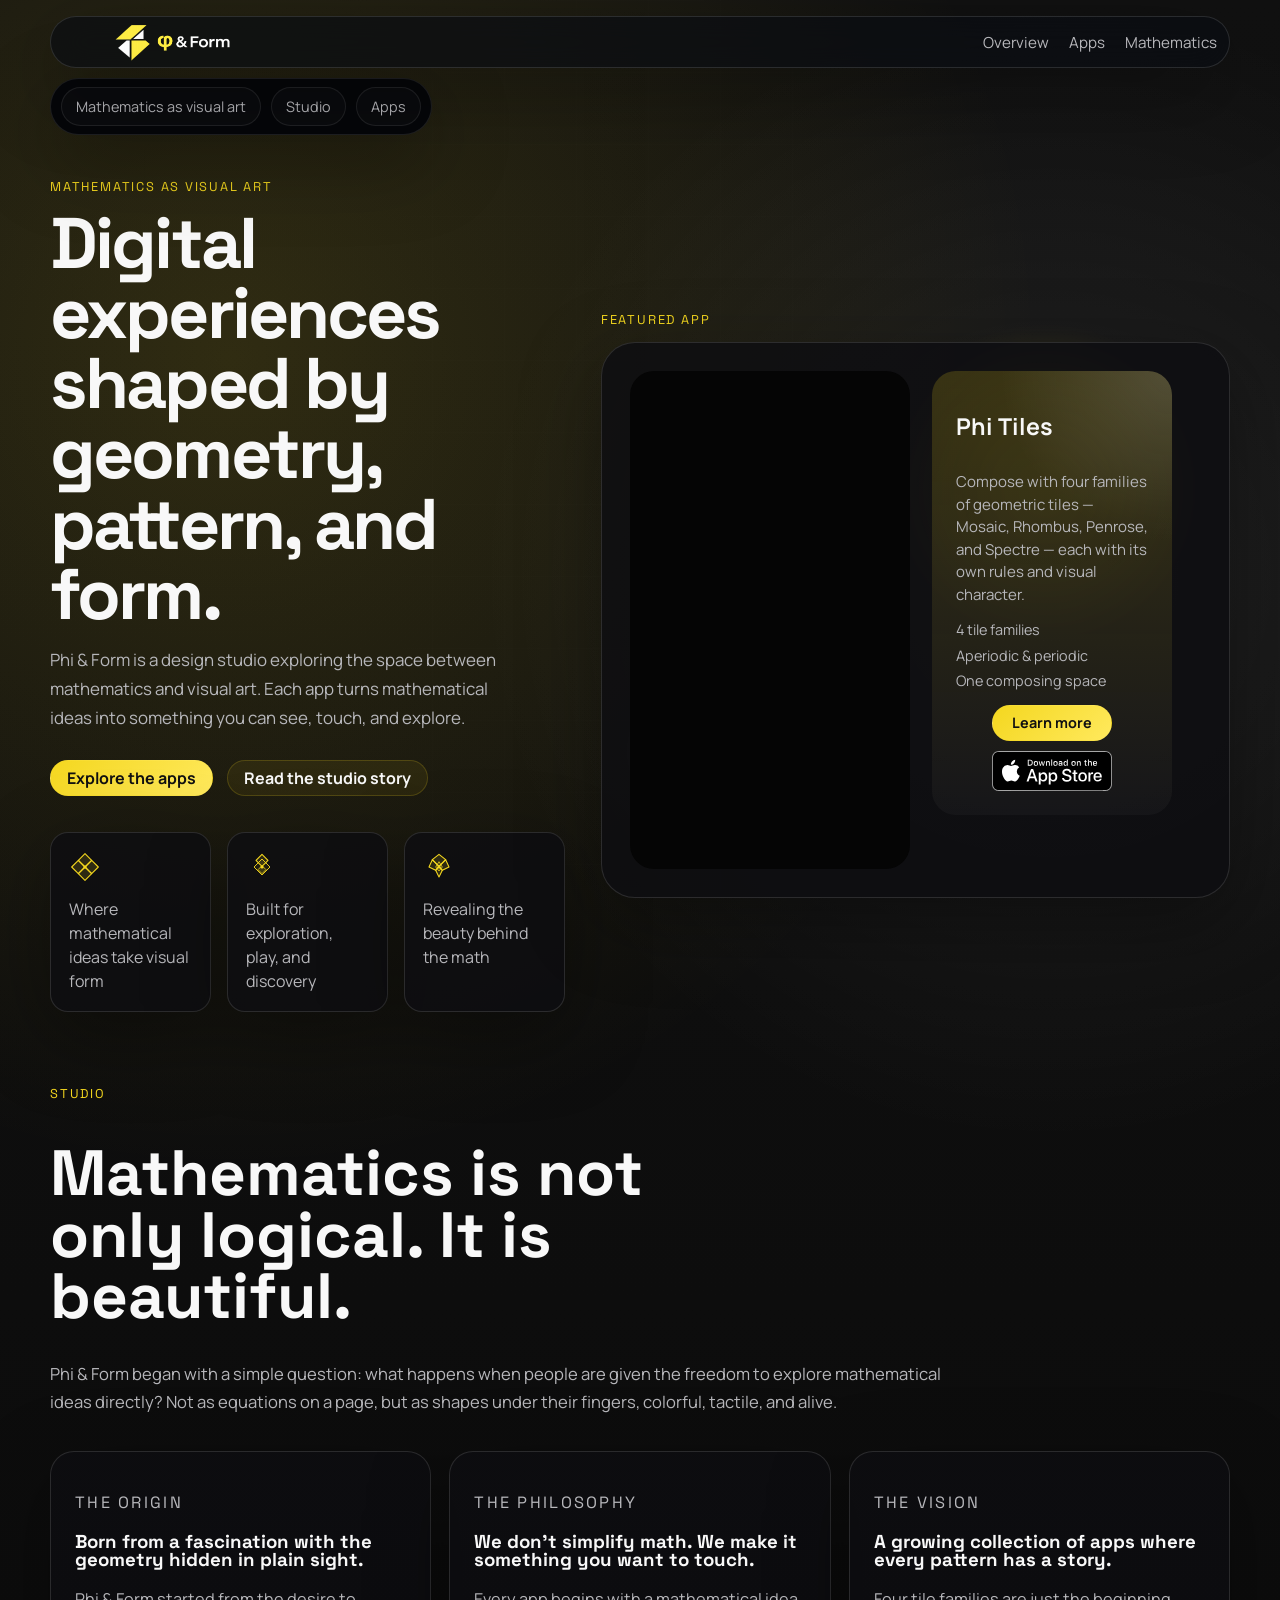
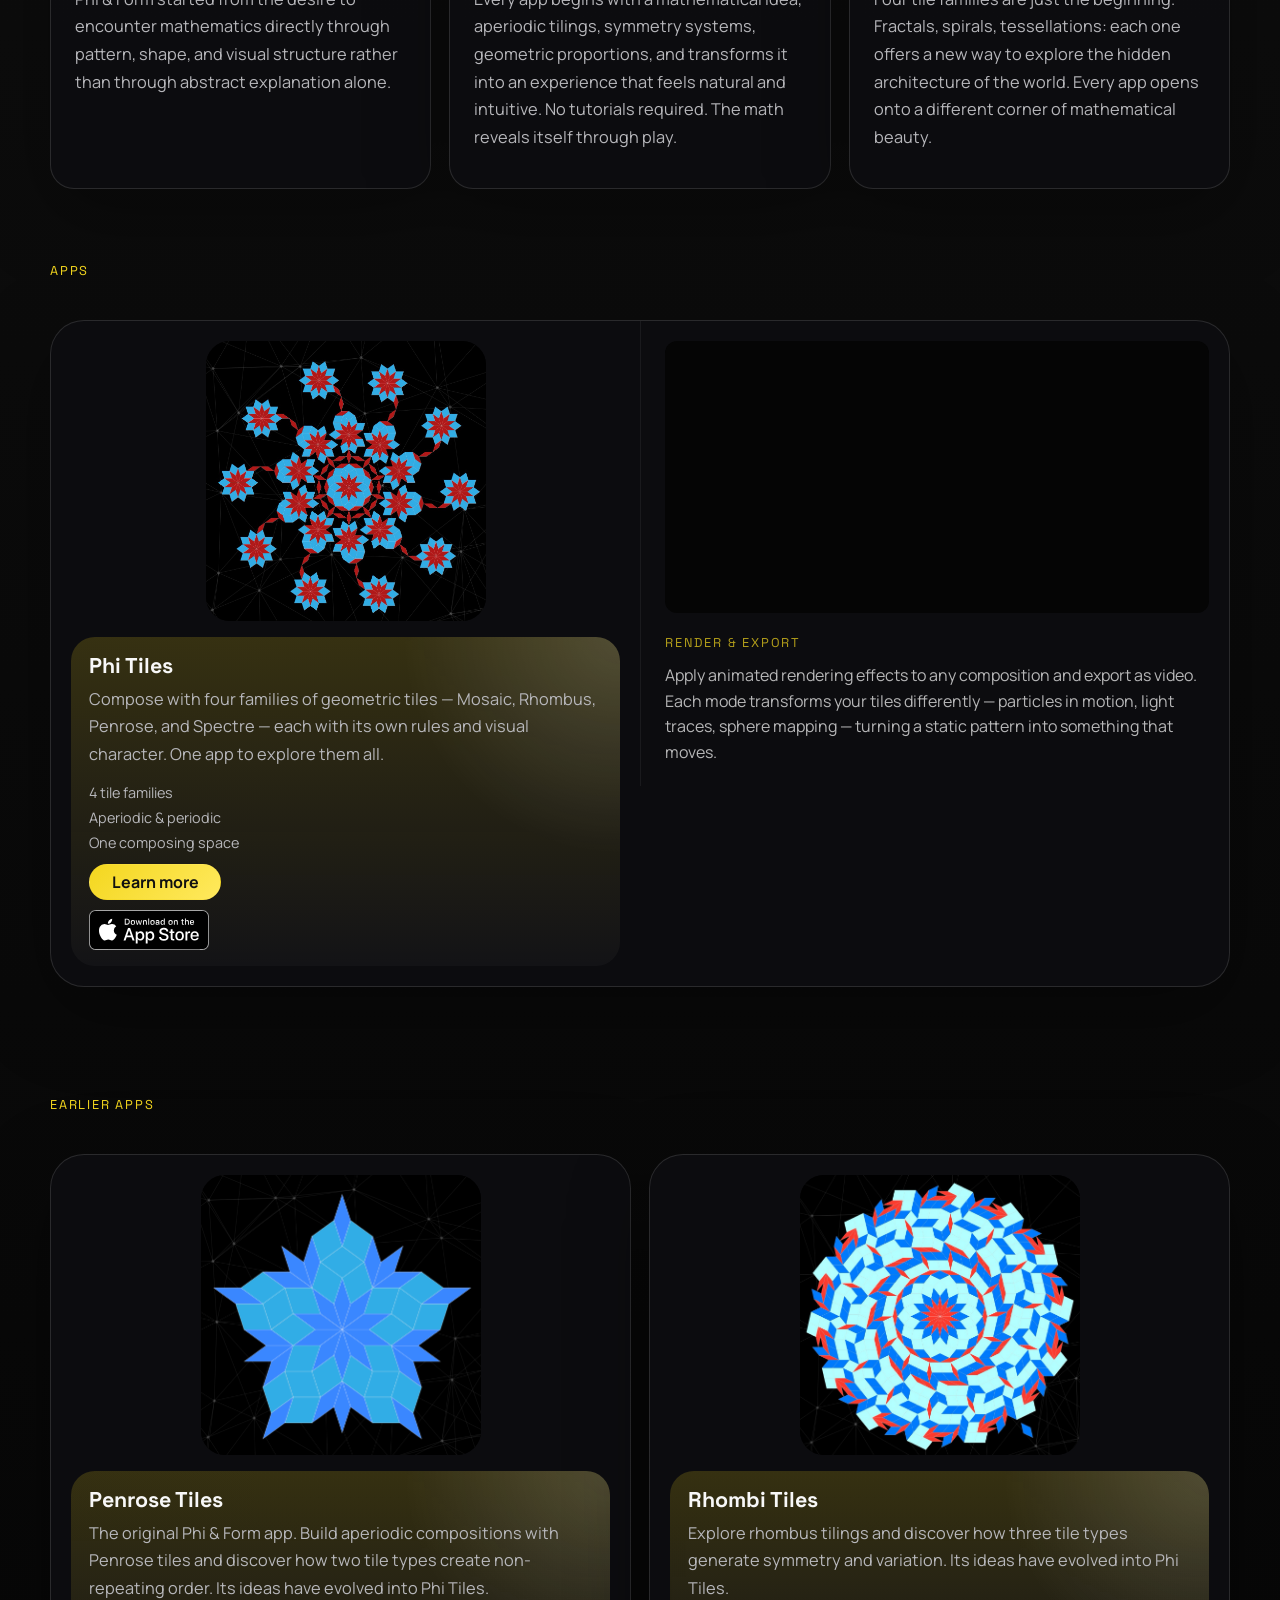
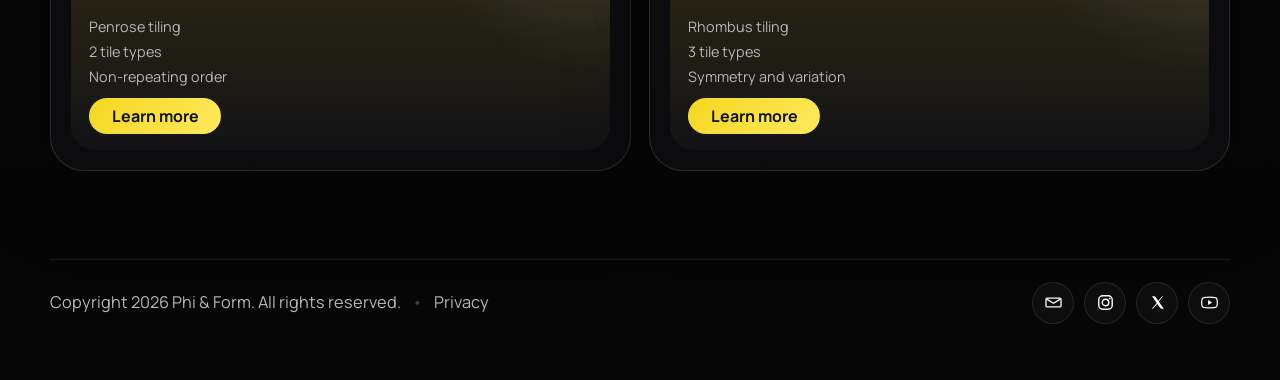
<file: index.html>
<!DOCTYPE html>
<html lang="en">
  <head>
    <meta charset="UTF-8" />
    <meta name="viewport" content="width=device-width, initial-scale=1.0" />
    <title>Phi &amp; Form</title>
    <meta
      name="description"
      content="Phi and Form is a design studio exploring the space between mathematics and visual art through apps, interaction, and geometric systems."
    />
    <link rel="preconnect" href="https://fonts.googleapis.com" />
    <link rel="preconnect" href="https://fonts.gstatic.com" crossorigin />
    <link
      href="https://fonts.googleapis.com/css2?family=Manrope:wght@400;500;600;700;800&amp;family=Noto+Sans+Math&amp;family=Space+Grotesk:wght@500;700&amp;display=swap"
      rel="stylesheet"
    />
    <link rel="icon" type="image/x-icon" href="./favicon.ico?v=4" />
    <link rel="icon" type="image/png" href="./assets/favicon.png?v=4" />
    <link rel="shortcut icon" href="./favicon.ico?v=4" />
    <link rel="stylesheet" href="./styles.css?v=20260528" />
  </head>
  <body>
    <div id="page-top"></div>
    <div class="page-shell">
      <header class="site-header">
        <a class="brand" href="#page-top" aria-label="Phi and Form home">
          <span class="brand-logo">
            <img src="assets/logo.png?v=20260303" alt="Phi and Form logo" />
          </span>
          <span class="brand-fallback">Phi &amp; Form</span>
        </a>
        <nav class="site-nav" aria-label="Primary navigation">
          <a href="#page-top">Overview</a>
          <a href="./apps.html">Apps</a>
          <a href="./mathematics.html">Mathematics</a>
        </nav>
      </header>

      <nav class="page-subnav" aria-label="Overview sections">
        <a href="#page-top"><span class="subnav-label-full">Mathematics as visual art</span><span class="subnav-label-short">Math art</span></a>
        <a href="#studio">Studio</a>
        <a href="#apps">Apps</a>
      </nav>

      <main>
        <section class="section hero-home" id="math-as-art">
          <div class="hero-copy reveal">
            <p class="eyebrow">Mathematics as visual art</p>
            <h1>Digital experiences shaped by geometry, pattern, and form.</h1>
            <p class="hero-text">
              Phi &amp; Form is a design studio exploring the space between
              mathematics and visual art. Each app turns mathematical ideas into
              something you can see, touch, and explore.
            </p>
            <div class="hero-actions">
              <a class="button button-primary" href="./apps.html">Explore the apps</a>
              <a class="button button-ghost" href="/index.html#studio">Read the studio story</a>
            </div>
            <ul class="hero-metrics" aria-label="Studio highlights">
              <li>
                <span class="metric-value metric-icon metric-icon-1" aria-hidden="true">
                  <svg viewBox="0 0 48 48" focusable="false">
                    <path
                      d="M24 4 34 14 24 24 14 14Z"
                      fill="currentColor"
                      fill-opacity="0.14"
                      stroke="currentColor"
                      stroke-width="1.6"
                      stroke-linejoin="round"
                    />
                    <path
                      d="M44 24 34 34 24 24 34 14Z"
                      fill="currentColor"
                      fill-opacity="0.14"
                      stroke="currentColor"
                      stroke-width="1.6"
                      stroke-linejoin="round"
                    />
                    <path
                      d="M24 44 14 34 24 24 34 34Z"
                      fill="currentColor"
                      fill-opacity="0.14"
                      stroke="currentColor"
                      stroke-width="1.6"
                      stroke-linejoin="round"
                    />
                    <path
                      d="M4 24 14 14 24 24 14 34Z"
                      fill="currentColor"
                      fill-opacity="0.14"
                      stroke="currentColor"
                      stroke-width="1.6"
                      stroke-linejoin="round"
                    />
                    <circle cx="24" cy="24" r="2.4" fill="currentColor" />
                  </svg>
                </span>
                <span class="metric-label">Where mathematical ideas take visual form</span>
              </li>
              <li>
                <span class="metric-value metric-icon metric-icon-2" aria-hidden="true">
                  <svg viewBox="0 0 48 48" focusable="false">
                    <path
                      d="M24 5 33 14 24 23 15 14Z"
                      fill="currentColor"
                      fill-opacity="0.14"
                      stroke="currentColor"
                      stroke-width="1.6"
                      stroke-linejoin="round"
                    />
                    <path
                      d="M24 12 36 24 24 36 12 24Z"
                      fill="currentColor"
                      fill-opacity="0.08"
                      stroke="currentColor"
                      stroke-width="1.4"
                      stroke-linejoin="round"
                    />
                    <path
                      d="M24 22 30 28 24 34 18 28Z"
                      fill="currentColor"
                      fill-opacity="0.14"
                      stroke="currentColor"
                      stroke-width="1.2"
                      stroke-linejoin="round"
                    />
                    <circle cx="24" cy="24" r="2.4" fill="currentColor" />
                  </svg>
                </span>
                <span class="metric-label">Built for exploration, play, and discovery</span>
              </li>
              <li>
                <span class="metric-value metric-icon metric-icon-3" aria-hidden="true">
                  <svg viewBox="0 0 48 48" focusable="false">
                    <path
                      d="M24 5 34 13 24 23 14 13Z"
                      fill="currentColor"
                      fill-opacity="0.14"
                      stroke="currentColor"
                      stroke-width="1.6"
                      stroke-linejoin="round"
                    />
                    <path
                      d="M24 23 34 13 39 24 29 29Z"
                      fill="currentColor"
                      fill-opacity="0.14"
                      stroke="currentColor"
                      stroke-width="1.6"
                      stroke-linejoin="round"
                    />
                    <path
                      d="M24 23 29 29 24 39 19 29Z"
                      fill="currentColor"
                      fill-opacity="0.14"
                      stroke="currentColor"
                      stroke-width="1.6"
                      stroke-linejoin="round"
                    />
                    <path
                      d="M24 23 19 29 9 24 14 13Z"
                      fill="currentColor"
                      fill-opacity="0.14"
                      stroke="currentColor"
                      stroke-width="1.6"
                      stroke-linejoin="round"
                    />
                    <path
                      d="M24 16 29 24 24 30 19 24Z"
                      fill="currentColor"
                      fill-opacity="0.1"
                      stroke="currentColor"
                      stroke-width="1.1"
                      stroke-linejoin="round"
                    />
                    <circle cx="24" cy="24" r="2.4" fill="currentColor" />
                  </svg>
                </span>
                <span class="metric-label">Revealing the beauty behind the math</span>
              </li>
            </ul>
          </div>

          <div class="hero-stage reveal">
            <div class="orb orb-large"></div>
            <div class="orb orb-small"></div>
            <p class="eyebrow hero-stage-label">Featured app</p>
            <div class="stage-card">
              <div class="stage-grid">
                <div class="stage-media">
                  <video
                    autoplay
                    loop
                    muted
                    playsinline
                    webkit-playsinline
                    preload="auto"
                  >
                    <source src="assets/featured-app-movie.mp4" type="video/mp4" />
                  </video>
                  <div class="video-fallback">Add `assets/featured-app-movie.mp4`</div>
                </div>
                <div class="stage-copy">
                  <h2>Phi Tiles</h2>
                  <p>
                    Compose with four families of geometric tiles — Mosaic,
                    Rhombus, Penrose, and Spectre — each with its own
                    rules and visual character.
                  </p>
                  <ul class="stage-support">
                    <li>4 tile families</li>
                    <li>Aperiodic &amp; periodic</li>
                    <li>One composing space</li>
                  </ul>
                  <div class="stage-actions">
                    <a class="button button-primary stage-button" href="./apps/phi-tiles.html">Learn more</a>
                    <a
                      class="app-store-badge"
                      href="https://apps.apple.com/app/6759627032"
                      target="_blank"
                      rel="noreferrer"
                    >
                      <img src="assets/app-store-badge.svg" alt="Download on the App Store" />
                      <span class="app-store-badge-fallback">Download on the App Store</span>
                    </a>
                  </div>
                </div>
              </div>
            </div>
          </div>
        </section>

        <section class="section" id="studio">
          <div class="section-heading reveal">
            <p class="eyebrow">Studio</p>
          </div>
          <div class="story-grid">
            <article class="story-card story-card-hero reveal">
              <h3>Mathematics is not only logical. It is beautiful.</h3>
              <p>
                Phi &amp; Form began with a simple question: what happens when
                people are given the freedom to explore mathematical ideas
                directly? Not as equations on a page, but as shapes under their
                fingers, colorful, tactile, and alive.
              </p>
            </article>
            <article class="story-card reveal">
              <p class="mini-label">The origin</p>
              <h3>Born from a fascination with the geometry hidden in plain sight.</h3>
              <p>
                Phi &amp; Form started from the desire to encounter mathematics
                directly through pattern, shape, and visual structure rather
                than through abstract explanation alone.
              </p>
            </article>
            <article class="story-card reveal">
              <p class="mini-label">The philosophy</p>
              <h3>We don&rsquo;t simplify math. We make it something you want to touch.</h3>
              <p>
                Every app begins with a mathematical idea, aperiodic tilings,
                symmetry systems, geometric proportions, and transforms it into
                an experience that feels natural and intuitive. No tutorials
                required. The math reveals itself through play.
              </p>
            </article>
            <article class="story-card reveal">
              <p class="mini-label">The vision</p>
              <h3>A growing collection of apps where every pattern has a story.</h3>
              <p>
                Four tile families are just the beginning. Fractals, spirals,
                tessellations: each one offers a new way to explore the hidden
                architecture of the world. Every app opens onto a different
                corner of mathematical beauty.
              </p>
            </article>
          </div>
        </section>

        <section class="section" id="apps">
          <div class="section-heading reveal">
            <p class="eyebrow">Apps</p>
          </div>
          <div class="app-grid">
            <article class="app-card app-card-feature reveal">
              <div class="app-card-main">
                <div class="app-media">
                  <div class="media-slot media-slot-tall">
                    <img src="assets/phi-tiles-choice-01.png" alt="Phi Tiles screenshot" />
                    <div class="media-placeholder">Add `assets/phi-tiles-choice-01.png`</div>
                  </div>
                </div>
                <div class="app-copy">
                  <h3>Phi Tiles</h3>
                  <p>
                    Compose with four families of geometric tiles — Mosaic,
                    Rhombus, Penrose, and Spectre — each with its own rules
                    and visual character. One app to explore them all.
                  </p>
                  <ul class="tag-list">
                    <li>4 tile families</li>
                    <li>Aperiodic &amp; periodic</li>
                    <li>One composing space</li>
                  </ul>
                  <div class="card-actions">
                    <a class="button button-primary" href="./apps/phi-tiles.html">Learn more</a>
                  </div>
                  <a
                    class="app-store-badge card-download"
                    href="https://apps.apple.com/app/6759627032"
                    target="_blank"
                    rel="noreferrer"
                  >
                    <img src="assets/app-store-badge.svg" alt="Download on the App Store" />
                    <span class="app-store-badge-fallback">Download on the App Store</span>
                  </a>
                </div>
              </div>
              <div class="app-card-side">
                <div class="app-side-media">
                  <video autoplay loop muted playsinline>
                    <source src="assets/phi-tiles-effects.mp4" type="video/mp4" />
                  </video>
                </div>
                <div class="app-side-copy">
                  <p class="mini-label">Render &amp; Export</p>
                  <p>
                    Apply animated rendering effects to any composition and
                    export as video. Each mode transforms your tiles differently —
                    particles in motion, light traces, sphere mapping — turning a
                    static pattern into something that moves.
                  </p>
                </div>
              </div>
            </article>
          </div>
        </section>

        <section class="section" id="earlier-apps">
          <div class="section-heading reveal">
            <p class="eyebrow">Earlier Apps</p>
          </div>
          <div class="app-grid">
            <article class="app-card reveal">
              <div class="app-media">
                <div class="media-slot media-slot-tall">
                  <img src="assets/screenshot-01.png" alt="Penrose Tiles screenshot" />
                  <div class="media-placeholder">Add `assets/screenshot-01.png`</div>
                </div>
              </div>
              <div class="app-copy">
                <h3>Penrose Tiles</h3>
                <p>
                  The original Phi &amp; Form app. Build aperiodic compositions
                  with Penrose tiles and discover how two tile types create
                  non-repeating order. Its ideas have evolved into Phi Tiles.
                </p>
                <ul class="tag-list">
                  <li>Penrose tiling</li>
                  <li>2 tile types</li>
                  <li>Non-repeating order</li>
                </ul>
                <div class="card-actions">
                  <a class="button button-primary" href="./apps/penrose-art.html">Learn more</a>
                </div>
              </div>
            </article>

            <article class="app-card reveal">
              <div class="app-media">
                <div class="media-slot media-slot-tall">
                  <img src="assets/screenshot-02.png" alt="Rhombi Tiles screenshot" />
                  <div class="media-placeholder">Add `assets/screenshot-02.png`</div>
                </div>
              </div>
              <div class="app-copy">
                <h3>Rhombi Tiles</h3>
                <p>
                  Explore rhombus tilings and discover how three tile types
                  generate symmetry and variation. Its ideas have evolved
                  into Phi Tiles.
                </p>
                <ul class="tag-list">
                  <li>Rhombus tiling</li>
                  <li>3 tile types</li>
                  <li>Symmetry and variation</li>
                </ul>
                <div class="card-actions">
                  <a class="button button-primary" href="./apps/rhombi-tiles.html">Learn more</a>
                </div>
              </div>
            </article>
          </div>
        </section>

      </main>

      <footer class="site-footer">
        <p class="footer-copy">
          Copyright 2026 Phi &amp; Form. All rights reserved.
          <span class="footer-sep">•</span>
          <a class="footer-link" href="./privacy.html">Privacy</a>
        </p>
        <div class="footer-socials" aria-label="Social platforms">
          <a
            class="footer-social-link"
            href="mailto:hello@phiandform.com"
            aria-label="Email"
          >
            <svg viewBox="0 0 24 24" focusable="false" aria-hidden="true">
              <path
                d="M4 6.5h16a1.5 1.5 0 0 1 1.5 1.5v8A1.5 1.5 0 0 1 20 17.5H4A1.5 1.5 0 0 1 2.5 16V8A1.5 1.5 0 0 1 4 6.5Z"
                fill="none"
                stroke="currentColor"
                stroke-width="1.7"
                stroke-linejoin="round"
              />
              <path
                d="m4 8 8 5 8-5"
                fill="none"
                stroke="currentColor"
                stroke-width="1.7"
                stroke-linecap="round"
                stroke-linejoin="round"
              />
            </svg>
          </a>
          <a
            class="footer-social-link"
            href="https://www.instagram.com/phiandform/"
            target="_blank"
            rel="noreferrer"
            aria-label="Instagram"
          >
            <svg viewBox="0 0 24 24" focusable="false" aria-hidden="true">
              <rect x="3.5" y="3.5" width="17" height="17" rx="5" fill="none" stroke="currentColor" stroke-width="1.8" />
              <circle cx="12" cy="12" r="4.1" fill="none" stroke="currentColor" stroke-width="1.8" />
              <circle cx="17.4" cy="6.8" r="1.2" fill="currentColor" />
            </svg>
          </a>
          <a
            class="footer-social-link"
            href="https://x.com/phiandform"
            target="_blank"
            rel="noreferrer"
            aria-label="X"
          >
            <svg viewBox="0 0 24 24" focusable="false" aria-hidden="true">
              <path d="M5 4h3.8l4.2 5.7L17.8 4H19l-5.4 6.7L20 20h-3.8l-4.5-6.1L6.2 20H5l6-7.4Z" fill="currentColor" />
            </svg>
          </a>
          <a
            class="footer-social-link"
            href="https://www.youtube.com/@phiandform"
            target="_blank"
            rel="noreferrer"
            aria-label="YouTube"
          >
            <svg viewBox="0 0 24 24" focusable="false" aria-hidden="true">
              <path
                d="M21.4 7.8a2.83 2.83 0 0 0-2-2C17.6 5.3 12 5.3 12 5.3s-5.6 0-7.4.5a2.83 2.83 0 0 0-2 2A29.6 29.6 0 0 0 2.1 12a29.6 29.6 0 0 0 .5 4.2 2.83 2.83 0 0 0 2 2c1.8.5 7.4.5 7.4.5s5.6 0 7.4-.5a2.83 2.83 0 0 0 2-2 29.6 29.6 0 0 0 .5-4.2 29.6 29.6 0 0 0-.5-4.2Z"
                fill="none"
                stroke="currentColor"
                stroke-width="1.6"
                stroke-linejoin="round"
              />
              <path d="M10.2 8.9 15.4 12l-5.2 3.1Z" fill="currentColor" />
            </svg>
          </a>
        </div>
      </footer>
    </div>

    <script src="./script.js?v=20260312"></script>
  </body>
</html>
</file>
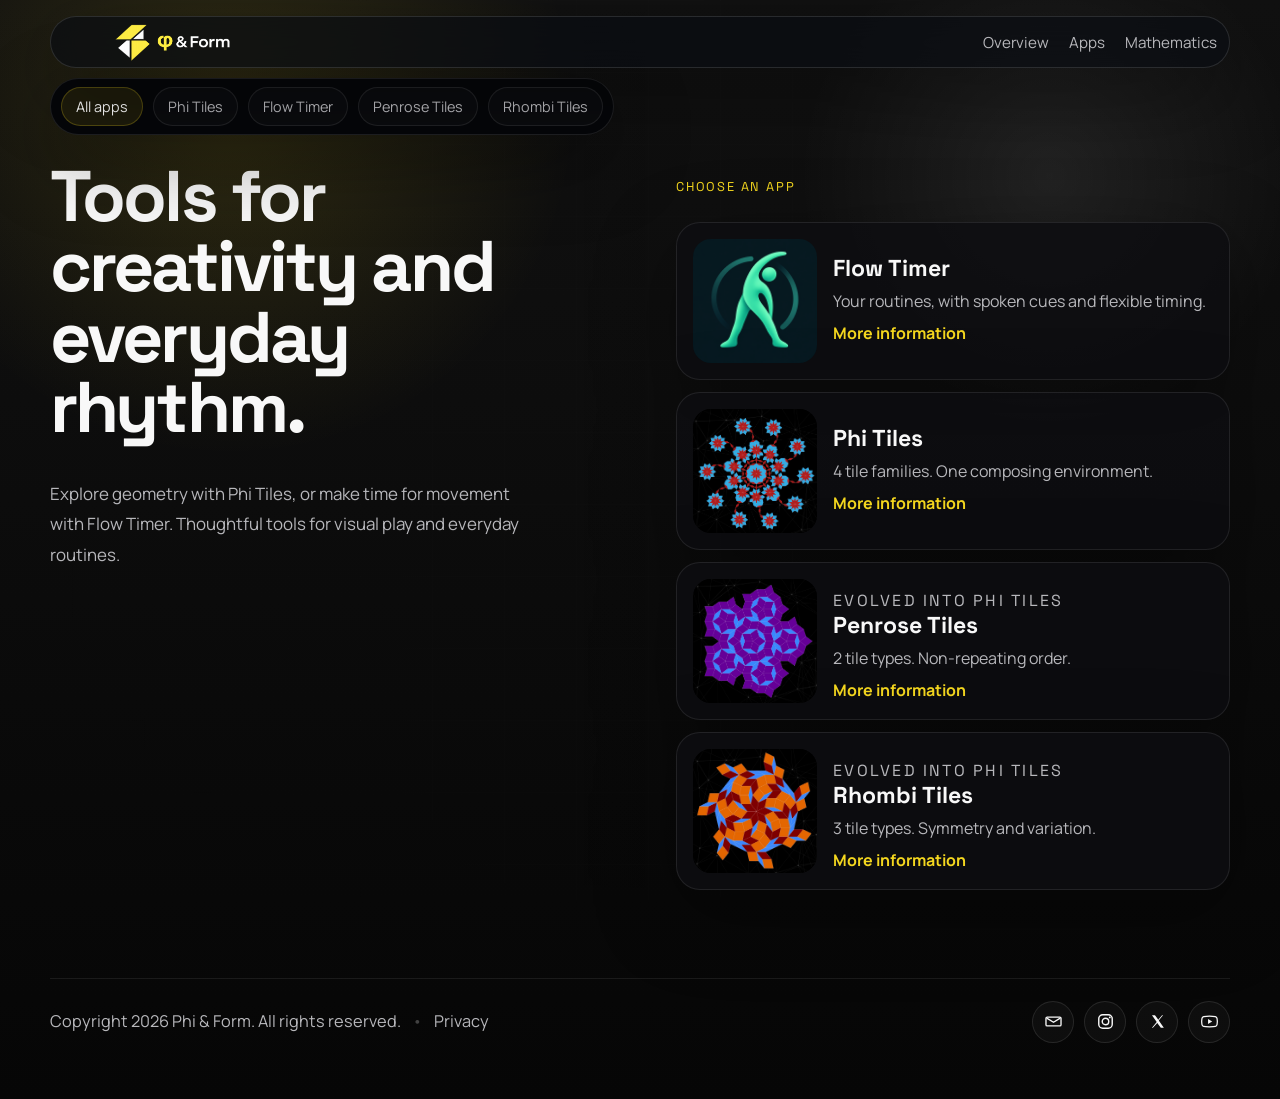
<file: apps.html>
<!DOCTYPE html>
<html lang="en">
  <head>
    <meta charset="UTF-8" />
    <meta name="viewport" content="width=device-width, initial-scale=1.0" />
    <title>Apps | Phi &amp; Form</title>
    <meta
      name="description"
      content="Explore the Phi and Form app collection, including Flow Timer, Phi Tiles, Penrose Tiles, and Rhombi Tiles."
    />
    <link rel="preconnect" href="https://fonts.googleapis.com" />
    <link rel="preconnect" href="https://fonts.gstatic.com" crossorigin />
    <link
      href="https://fonts.googleapis.com/css2?family=Manrope:wght@400;500;600;700;800&amp;family=Noto+Sans+Math&amp;family=Space+Grotesk:wght@500;700&amp;display=swap"
      rel="stylesheet"
    />
    <link rel="icon" type="image/x-icon" href="./favicon.ico?v=4" />
    <link rel="icon" type="image/png" href="./assets/favicon.png?v=4" />
    <link rel="shortcut icon" href="./favicon.ico?v=4" />
    <link rel="stylesheet" href="./styles.css?v=20260528" />
  </head>
  <body>
    <div class="page-shell app-shell">
      <div id="page-top"></div>
      <header class="site-header">
        <a class="brand" href="./index.html#page-top" aria-label="Phi and Form home">
          <span class="brand-logo">
            <img src="assets/logo.png?v=20260303" alt="Phi and Form logo" />
          </span>
          <span class="brand-fallback">Phi &amp; Form</span>
        </a>
        <nav class="site-nav" aria-label="Primary navigation">
          <a href="./index.html#page-top">Overview</a>
          <a href="./apps.html">Apps</a>
          <a href="./mathematics.html">Mathematics</a>
        </nav>
      </header>

      <nav class="page-subnav" aria-label="Apps pages">
        <a href="./apps.html" aria-current="page">All apps</a>
        <a href="./apps/phi-tiles.html">Phi Tiles</a>
        <a href="./apps/flow-timer.html">Flow Timer</a>
        <a href="./apps/penrose-art.html">Penrose Tiles</a>
        <a href="./apps/rhombi-tiles.html">Rhombi Tiles</a>
      </nav>

      <main>
        <section class="section app-hero app-hero-simple" id="overview">
          <div class="app-hero-copy reveal">
            <h1>Tools for creativity and everyday rhythm.</h1>
            <p class="app-summary">
              Explore geometry with Phi Tiles, or make time for movement with
              Flow Timer. Thoughtful tools for visual play and everyday routines.
            </p>
          </div>

          <div class="app-choice reveal" id="choose-apps">
            <div class="section-heading">
              <p class="eyebrow">Choose an app</p>
            </div>
            <div class="app-choice-grid">
              <article class="app-choice-card">
                <a class="app-choice-media" href="./apps/flow-timer.html"><img src="assets/flow-timer-icon.png" alt="Flow Timer app icon" /></a>
                <div class="app-choice-copy"><h2>Flow Timer</h2><p>Your routines, with spoken cues and flexible timing.</p><a class="text-link" href="./apps/flow-timer.html">More information</a></div>
              </article>

              <article class="app-choice-card app-choice-card-featured">
                <a class="app-choice-media media-slot" href="./apps/phi-tiles.html">
                  <img src="assets/phi-tiles-choice-01.png" alt="Phi Tiles screenshot" />
                  <div class="media-placeholder">Add `assets/phi-tiles-choice-01.png`</div>
                </a>
                <div class="app-choice-copy">
                  <h2>Phi Tiles</h2>
                  <p>4 tile families. One composing environment.</p>
                  <a class="text-link" href="./apps/phi-tiles.html">More information</a>
                </div>
              </article>

              <article class="app-choice-card app-choice-card-legacy">
                <a class="app-choice-media media-slot" href="./apps/penrose-art.html">
                  <img src="assets/penrose-choice-01.png" alt="Penrose Tiles screenshot" />
                  <div class="media-placeholder">Add `assets/penrose-choice-01.png`</div>
                </a>
                <div class="app-choice-copy">
                  <p class="eyebrow">Evolved into Phi Tiles</p>
                  <h2>Penrose Tiles</h2>
                  <p>2 tile types. Non-repeating order.</p>
                  <a class="text-link" href="./apps/penrose-art.html">More information</a>
                </div>
              </article>

              <article class="app-choice-card app-choice-card-legacy">
                <a class="app-choice-media media-slot" href="./apps/rhombi-tiles.html">
                  <img src="assets/rhombi-choice-01.png" alt="Rhombi Tiles screenshot" />
                  <div class="media-placeholder">Add `assets/rhombi-choice-01.png`</div>
                </a>
                <div class="app-choice-copy">
                  <p class="eyebrow">Evolved into Phi Tiles</p>
                  <h2>Rhombi Tiles</h2>
                  <p>3 tile types. Symmetry and variation.</p>
                  <a class="text-link" href="./apps/rhombi-tiles.html">More information</a>
                </div>
              </article>
            </div>
          </div>
        </section>
      </main>

      <footer class="site-footer">
        <p class="footer-copy">
          Copyright 2026 Phi &amp; Form. All rights reserved.
          <span class="footer-sep">•</span>
          <a class="footer-link" href="./privacy.html">Privacy</a>
        </p>
        <div class="footer-socials" aria-label="Social platforms">
          <a
            class="footer-social-link"
            href="mailto:hello@phiandform.com"
            aria-label="Email"
          >
            <svg viewBox="0 0 24 24" focusable="false" aria-hidden="true">
              <path
                d="M4 6.5h16a1.5 1.5 0 0 1 1.5 1.5v8A1.5 1.5 0 0 1 20 17.5H4A1.5 1.5 0 0 1 2.5 16V8A1.5 1.5 0 0 1 4 6.5Z"
                fill="none"
                stroke="currentColor"
                stroke-width="1.7"
                stroke-linejoin="round"
              />
              <path
                d="m4 8 8 5 8-5"
                fill="none"
                stroke="currentColor"
                stroke-width="1.7"
                stroke-linecap="round"
                stroke-linejoin="round"
              />
            </svg>
          </a>
          <a
            class="footer-social-link"
            href="https://www.instagram.com/phiandform/"
            target="_blank"
            rel="noreferrer"
            aria-label="Instagram"
          >
            <svg viewBox="0 0 24 24" focusable="false" aria-hidden="true">
              <rect x="3.5" y="3.5" width="17" height="17" rx="5" fill="none" stroke="currentColor" stroke-width="1.8" />
              <circle cx="12" cy="12" r="4.1" fill="none" stroke="currentColor" stroke-width="1.8" />
              <circle cx="17.4" cy="6.8" r="1.2" fill="currentColor" />
            </svg>
          </a>
          <a
            class="footer-social-link"
            href="https://x.com/phiandform"
            target="_blank"
            rel="noreferrer"
            aria-label="X"
          >
            <svg viewBox="0 0 24 24" focusable="false" aria-hidden="true">
              <path d="M5 4h3.8l4.2 5.7L17.8 4H19l-5.4 6.7L20 20h-3.8l-4.5-6.1L6.2 20H5l6-7.4Z" fill="currentColor" />
            </svg>
          </a>
          <a
            class="footer-social-link"
            href="https://www.youtube.com/@phiandform"
            target="_blank"
            rel="noreferrer"
            aria-label="YouTube"
          >
            <svg viewBox="0 0 24 24" focusable="false" aria-hidden="true">
              <path
                d="M21.4 7.8a2.83 2.83 0 0 0-2-2C17.6 5.3 12 5.3 12 5.3s-5.6 0-7.4.5a2.83 2.83 0 0 0-2 2A29.6 29.6 0 0 0 2.1 12a29.6 29.6 0 0 0 .5 4.2 2.83 2.83 0 0 0 2 2c1.8.5 7.4.5 7.4.5s5.6 0 7.4-.5a2.83 2.83 0 0 0 2-2 29.6 29.6 0 0 0 .5-4.2 29.6 29.6 0 0 0-.5-4.2Z"
                fill="none"
                stroke="currentColor"
                stroke-width="1.6"
                stroke-linejoin="round"
              />
              <path d="M10.2 8.9 15.4 12l-5.2 3.1Z" fill="currentColor" />
            </svg>
          </a>
        </div>
      </footer>
    </div>

    <script src="./script.js?v=20260312"></script>
  </body>
</html>
</file>
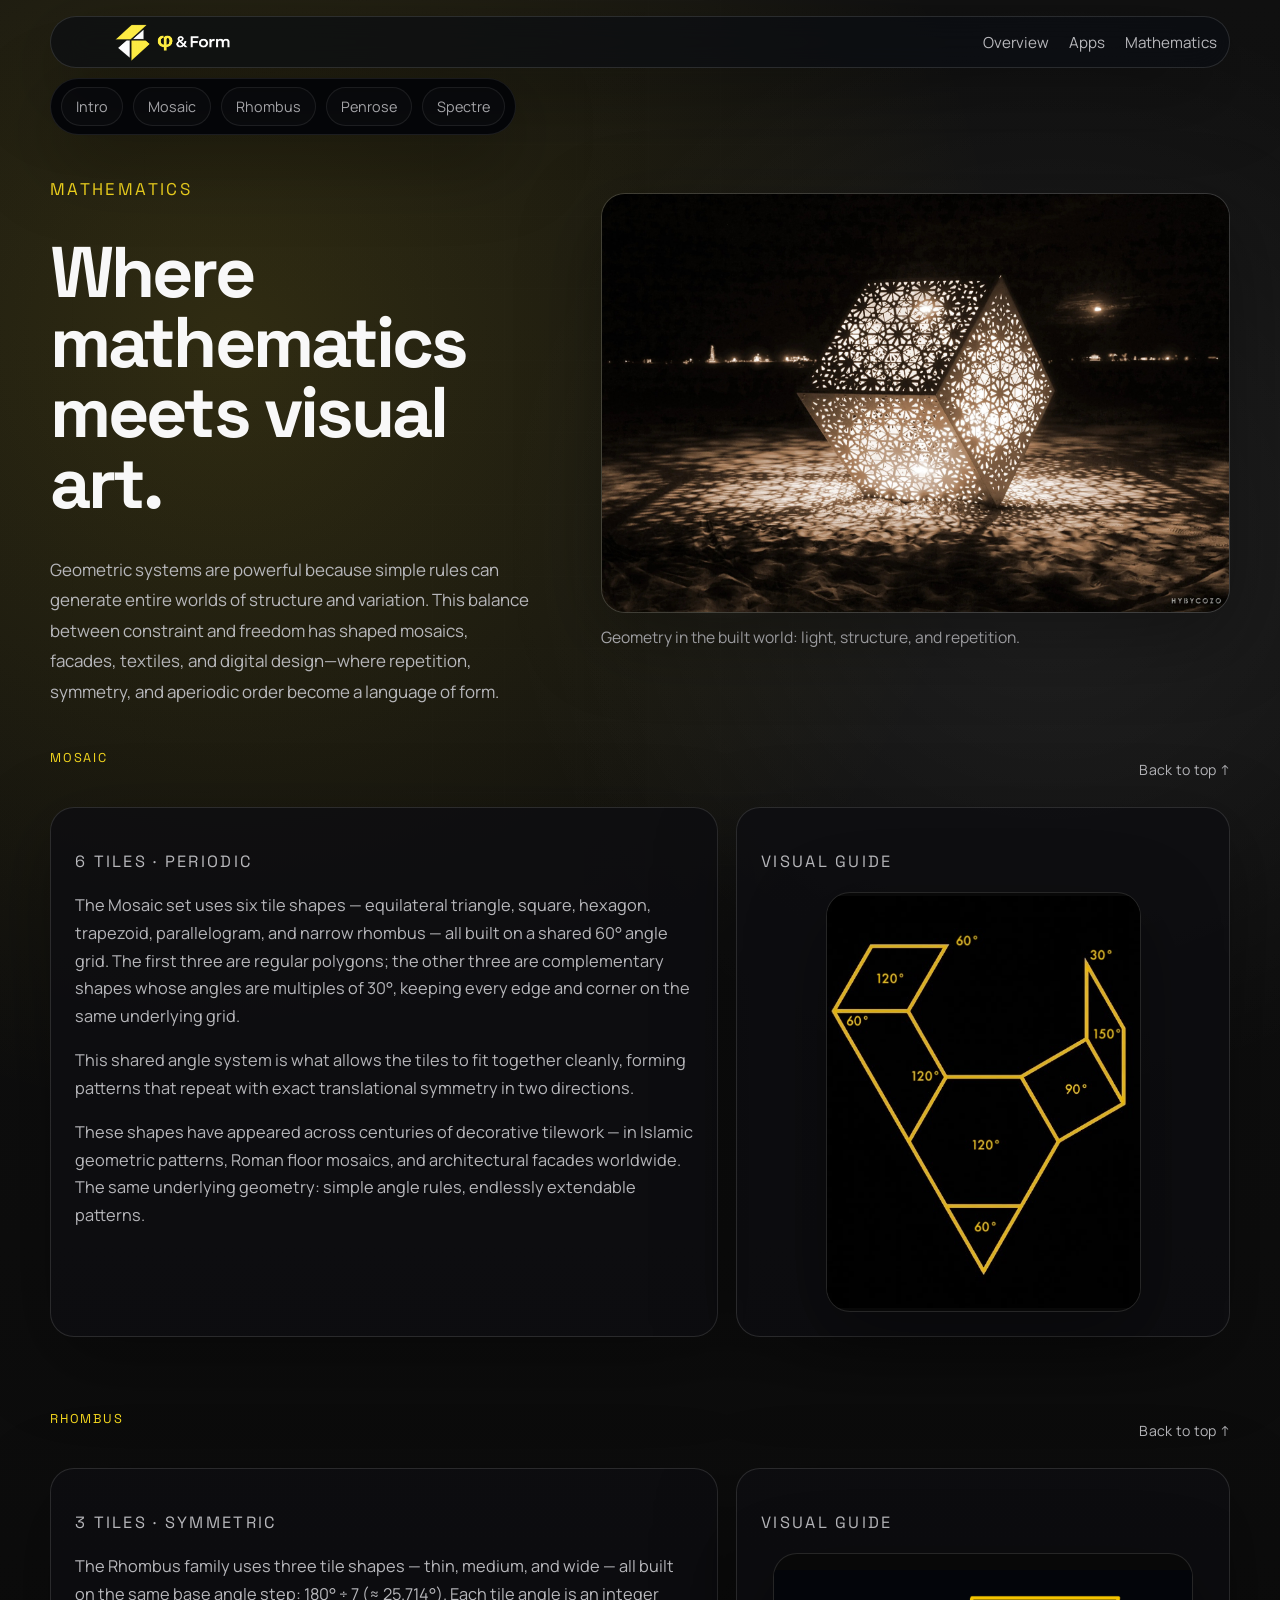
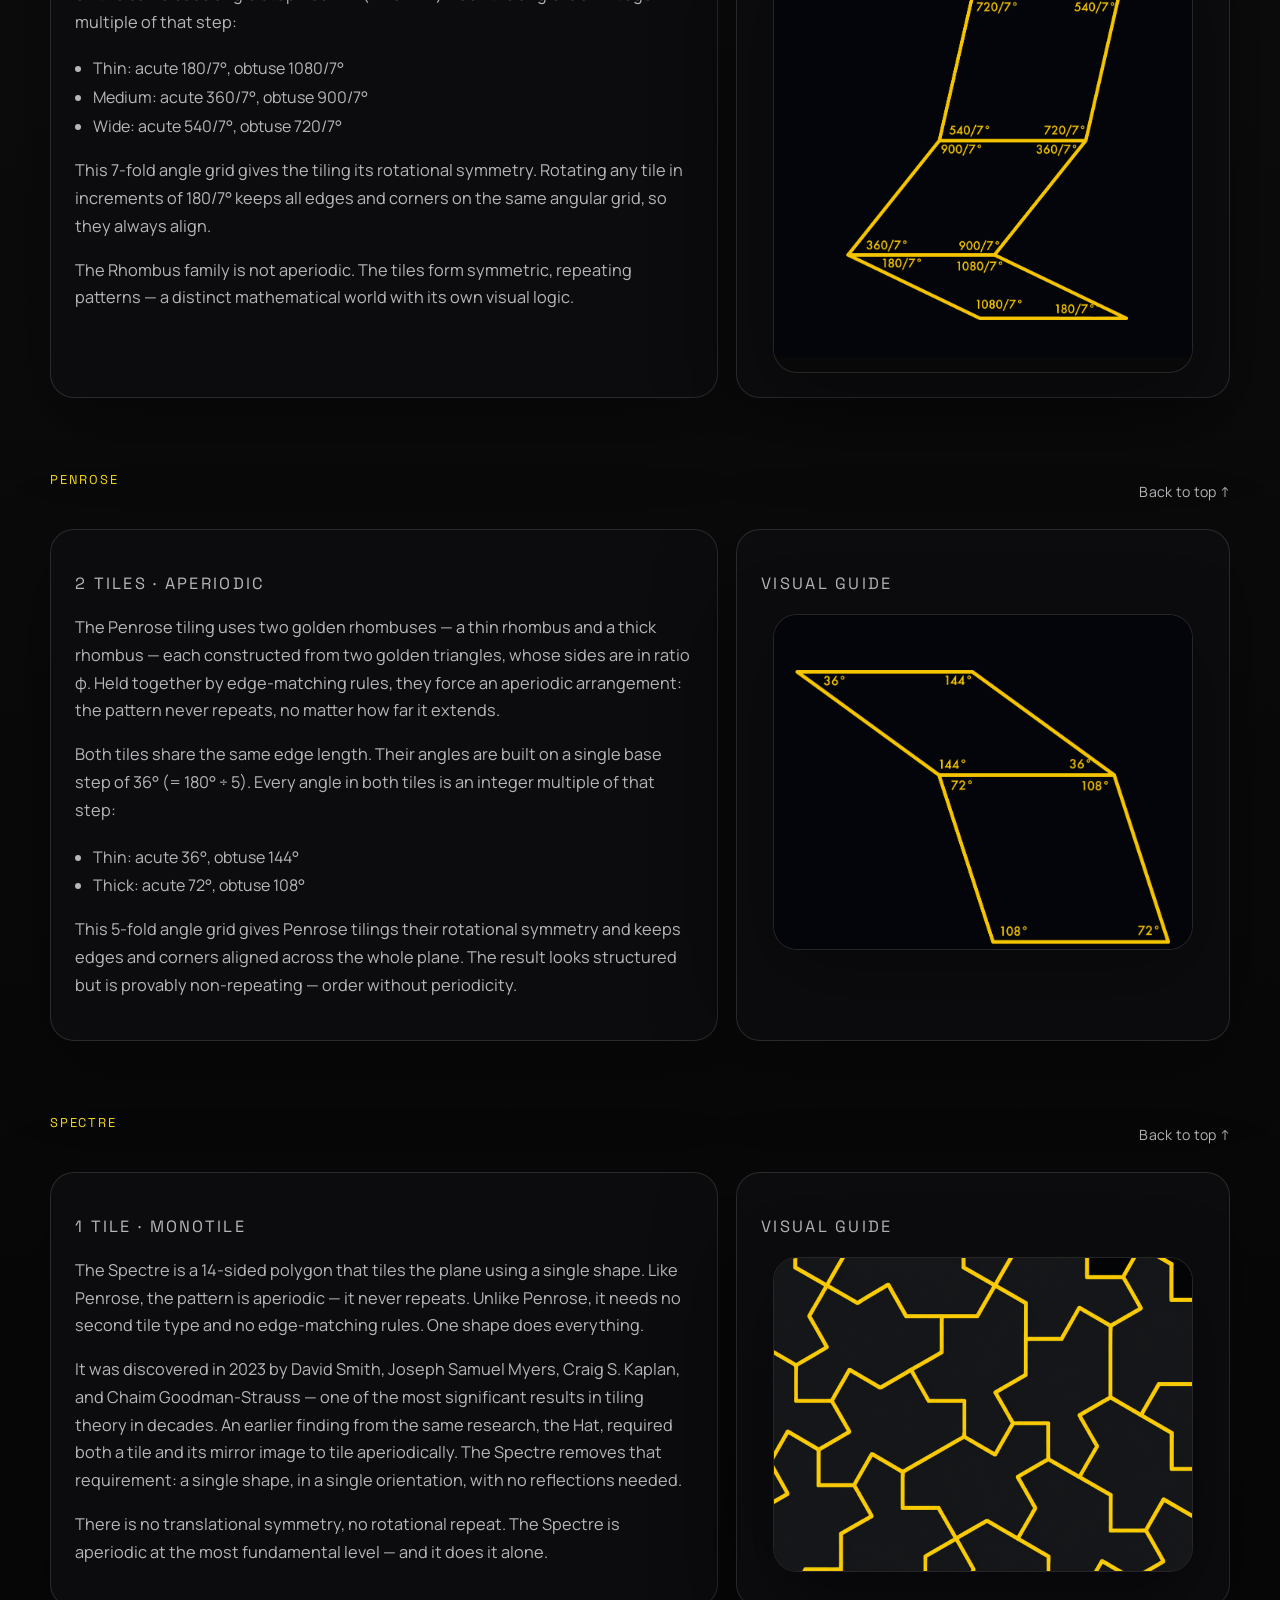
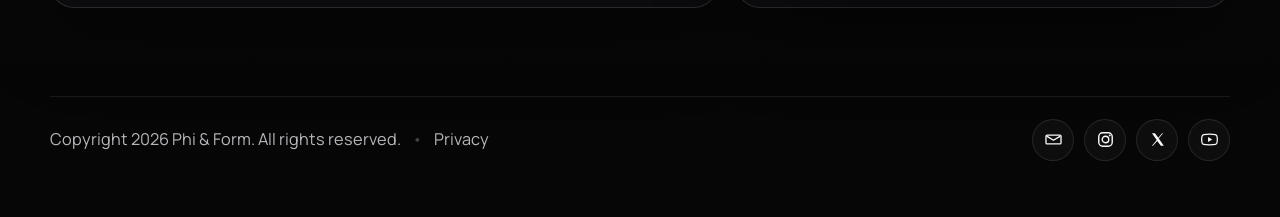
<file: mathematics.html>
<!DOCTYPE html>
<html lang="en">
  <head>
    <meta charset="UTF-8" />
    <meta name="viewport" content="width=device-width, initial-scale=1.0" />
    <title>Mathematics | Phi &amp; Form</title>
    <meta
      name="description"
      content="Explore the mathematical ideas behind Phi and Form's four tile families: Mosaic, Rhombus, Penrose, and Spectre — from periodic grids to aperiodic monotiles."
    />
    <link rel="preconnect" href="https://fonts.googleapis.com" />
    <link rel="preconnect" href="https://fonts.gstatic.com" crossorigin />
    <link
      href="https://fonts.googleapis.com/css2?family=Manrope:wght@400;500;600;700;800&amp;family=Noto+Sans+Math&amp;family=Space+Grotesk:wght@500;700&amp;display=swap"
      rel="stylesheet"
    />
    <link rel="icon" type="image/x-icon" href="./favicon.ico?v=4" />
    <link rel="icon" type="image/png" href="./assets/favicon.png?v=4" />
    <link rel="shortcut icon" href="./favicon.ico?v=4" />
    <link rel="stylesheet" href="./styles.css?v=20260528" />
  </head>
  <body>
    <div class="page-shell app-shell page-math">
      <div id="page-top"></div>
      <header class="site-header">
        <a class="brand" href="./index.html#page-top" aria-label="Phi and Form home">
          <span class="brand-logo">
            <img src="assets/logo.png?v=20260303" alt="Phi and Form logo" />
          </span>
          <span class="brand-fallback">Phi &amp; Form</span>
        </a>
        <nav class="site-nav" aria-label="Primary navigation">
          <a href="./index.html#page-top">Overview</a>
          <a href="./apps.html">Apps</a>
          <a href="./mathematics.html">Mathematics</a>
        </nav>
      </header>

      <nav class="page-subnav" aria-label="Mathematics sections">
        <a href="#page-top">Intro</a>
        <a href="#mosaic">Mosaic</a>
        <a href="#rhombus">Rhombus</a>
        <a href="#penrose">Penrose</a>
        <a href="#spectre">Spectre</a>
      </nav>

      <main>
        <section class="section app-hero">
          <div class="app-hero-copy reveal">
            <p class="eyebrow">Mathematics</p>
            <h1>Where mathematics meets visual art.</h1>
            <p class="app-summary">
              Geometric systems are powerful because simple rules can generate
              entire worlds of structure and variation. This balance between
              constraint and freedom has shaped mosaics, facades, textiles, and
              digital design—where repetition, symmetry, and aperiodic order
              become a language of form.
            </p>
          </div>

          <div class="hero-stage reveal">
            <div class="orb orb-large"></div>
            <div class="orb orb-small"></div>
            <figure class="math-hero-figure">
              <div class="gallery-panel media-slot media-slot-tall">
                <img src="assets/math-hero.jpg" alt="Geometric lattice sculpture casting patterned light" />
              </div>
              <figcaption class="math-hero-caption">
                Geometry in the built world: light, structure, and repetition.
              </figcaption>
            </figure>
          </div>
        </section>

        <section class="section" id="mosaic">
          <div class="section-heading reveal">
            <p class="eyebrow">Mosaic</p>
            <a class="back-to-top" href="#page-top">Back to top ↑</a>
          </div>
          <div class="detail-grid">
            <article class="detail-card reveal">
              <p class="mini-label">6 tiles &middot; Periodic</p>
              <p>
                The Mosaic set uses six tile shapes — equilateral triangle,
                square, hexagon, trapezoid, parallelogram, and narrow rhombus —
                all built on a shared 60&deg; angle grid. The first three are
                regular polygons; the other three are complementary shapes whose
                angles are multiples of 30&deg;, keeping every edge and corner
                on the same underlying grid.
              </p>
              <p>
                This shared angle system is what allows the tiles to fit
                together cleanly, forming patterns that repeat with exact
                translational symmetry in two directions.
              </p>
              <p>
                These shapes have appeared across centuries of decorative
                tilework — in Islamic geometric patterns, Roman floor mosaics,
                and architectural facades worldwide. The same underlying
                geometry: simple angle rules, endlessly extendable patterns.
              </p>
            </article>
            <article class="detail-card reveal visual-guide-card visual-guide-card-mosaic">
              <p class="mini-label">Visual guide</p>
              <div class="gallery-panel media-slot">
                <img src="assets/math-archimedean-guide.png" alt="Mosaic tile family visual guide" />
                <div class="media-placeholder">Add `assets/math-archimedean-guide.png`</div>
              </div>
            </article>
          </div>
        </section>

        <section class="section" id="rhombus">
          <div class="section-heading reveal">
            <p class="eyebrow">Rhombus</p>
            <a class="back-to-top" href="#page-top">Back to top ↑</a>
          </div>
          <div class="detail-grid">
            <article class="detail-card reveal">
              <p class="mini-label">3 tiles &middot; Symmetric</p>
              <p>
                The Rhombus family uses three tile shapes — thin, medium, and
                wide — all built on the same base angle step:
                180&deg;&thinsp;&divide;&thinsp;7 (&asymp;&nbsp;25.714&deg;).
                Each tile angle is an integer multiple of that step:
              </p>
              <ul class="bullet-list">
                <li>Thin: acute 180/7&deg;, obtuse 1080/7&deg;</li>
                <li>Medium: acute 360/7&deg;, obtuse 900/7&deg;</li>
                <li>Wide: acute 540/7&deg;, obtuse 720/7&deg;</li>
              </ul>
              <p>
                This 7-fold angle grid gives the tiling its rotational symmetry.
                Rotating any tile in increments of 180/7&deg; keeps all edges
                and corners on the same angular grid, so they always align.
              </p>
              <p>
                The Rhombus family is not aperiodic. The tiles form symmetric,
                repeating patterns — a distinct mathematical world with its own
                visual logic.
              </p>
            </article>
            <article class="detail-card reveal visual-guide-card visual-guide-card-rhombus">
              <p class="mini-label">Visual guide</p>
              <div class="gallery-panel media-slot">
                <img src="assets/math-rhombi-guide.png" alt="Rhombus tiling visual guide" />
                <div class="media-placeholder">Add `assets/math-rhombi-guide.png`</div>
              </div>
            </article>
          </div>
        </section>

        <section class="section" id="penrose">
          <div class="section-heading reveal">
            <p class="eyebrow">Penrose</p>
            <a class="back-to-top" href="#page-top">Back to top ↑</a>
          </div>
          <div class="detail-grid">
            <article class="detail-card reveal">
              <p class="mini-label">2 tiles &middot; Aperiodic</p>
              <p>
                The Penrose tiling uses two golden rhombuses — a thin rhombus
                and a thick rhombus — each constructed from two golden
                triangles, whose sides are in ratio &phi;. Held together by
                edge-matching rules, they force an aperiodic arrangement: the
                pattern never repeats, no matter how far it extends.
              </p>
              <p>
                Both tiles share the same edge length. Their angles are built on
                a single base step of 36&deg;&thinsp;(=&thinsp;180&deg;&thinsp;&divide;&thinsp;5).
                Every angle in both tiles is an integer multiple of that step:
              </p>
              <ul class="bullet-list">
                <li>Thin: acute 36&deg;, obtuse 144&deg;</li>
                <li>Thick: acute 72&deg;, obtuse 108&deg;</li>
              </ul>
              <p>
                This 5-fold angle grid gives Penrose tilings their rotational
                symmetry and keeps edges and corners aligned across the whole
                plane. The result looks structured but is provably non-repeating
                — order without periodicity.
              </p>
            </article>
            <article class="detail-card reveal visual-guide-card visual-guide-card-penrose">
              <p class="mini-label">Visual guide</p>
              <div class="gallery-panel media-slot">
                <img src="assets/math-penrose-guide.png" alt="Penrose tiling visual guide" />
                <div class="media-placeholder">Add `assets/math-penrose-guide.png`</div>
              </div>
            </article>
          </div>
        </section>

        <section class="section" id="spectre">
          <div class="section-heading reveal">
            <p class="eyebrow">Spectre</p>
            <a class="back-to-top" href="#page-top">Back to top ↑</a>
          </div>
          <div class="detail-grid">
            <article class="detail-card reveal">
              <p class="mini-label">1 tile &middot; Monotile</p>
              <p>
                The Spectre is a 14-sided polygon that tiles the plane using a
                single shape. Like Penrose, the pattern is aperiodic — it never
                repeats. Unlike Penrose, it needs no second tile type and no
                edge-matching rules. One shape does everything.
              </p>
              <p>
                It was discovered in 2023 by David Smith, Joseph Samuel Myers,
                Craig&nbsp;S.&nbsp;Kaplan, and Chaim Goodman-Strauss — one of
                the most significant results in tiling theory in decades. An
                earlier finding from the same research, the Hat, required both
                a tile and its mirror image to tile aperiodically. The Spectre
                removes that requirement: a single shape, in a single
                orientation, with no reflections needed.
              </p>
              <p>
                There is no translational symmetry, no rotational repeat. The
                Spectre is aperiodic at the most fundamental level — and it does
                it alone.
              </p>
            </article>
            <article class="detail-card reveal visual-guide-card visual-guide-card-spectre">
              <p class="mini-label">Visual guide</p>
              <div class="gallery-panel media-slot">
                <img src="assets/math-spectre-guide.png" alt="Spectre tiling visual guide" />
                <div class="media-placeholder">Add `assets/math-spectre-guide.png`</div>
              </div>
            </article>
          </div>
        </section>

      </main>

      <footer class="site-footer">
        <p class="footer-copy">
          Copyright 2026 Phi &amp; Form. All rights reserved.
          <span class="footer-sep">•</span>
          <a class="footer-link" href="./privacy.html">Privacy</a>
        </p>
        <div class="footer-socials" aria-label="Social platforms">
          <a
            class="footer-social-link"
            href="mailto:hello@phiandform.com"
            aria-label="Email"
          >
            <svg viewBox="0 0 24 24" focusable="false" aria-hidden="true">
              <path
                d="M4 6.5h16a1.5 1.5 0 0 1 1.5 1.5v8A1.5 1.5 0 0 1 20 17.5H4A1.5 1.5 0 0 1 2.5 16V8A1.5 1.5 0 0 1 4 6.5Z"
                fill="none"
                stroke="currentColor"
                stroke-width="1.7"
                stroke-linejoin="round"
              />
              <path
                d="m4 8 8 5 8-5"
                fill="none"
                stroke="currentColor"
                stroke-width="1.7"
                stroke-linecap="round"
                stroke-linejoin="round"
              />
            </svg>
          </a>
          <a
            class="footer-social-link"
            href="https://www.instagram.com/phiandform/"
            target="_blank"
            rel="noreferrer"
            aria-label="Instagram"
          >
            <svg viewBox="0 0 24 24" focusable="false" aria-hidden="true">
              <rect x="3.5" y="3.5" width="17" height="17" rx="5" fill="none" stroke="currentColor" stroke-width="1.8" />
              <circle cx="12" cy="12" r="4.1" fill="none" stroke="currentColor" stroke-width="1.8" />
              <circle cx="17.4" cy="6.8" r="1.2" fill="currentColor" />
            </svg>
          </a>
          <a
            class="footer-social-link"
            href="https://x.com/phiandform"
            target="_blank"
            rel="noreferrer"
            aria-label="X"
          >
            <svg viewBox="0 0 24 24" focusable="false" aria-hidden="true">
              <path d="M5 4h3.8l4.2 5.7L17.8 4H19l-5.4 6.7L20 20h-3.8l-4.5-6.1L6.2 20H5l6-7.4Z" fill="currentColor" />
            </svg>
          </a>
          <a
            class="footer-social-link"
            href="https://www.youtube.com/@phiandform"
            target="_blank"
            rel="noreferrer"
            aria-label="YouTube"
          >
            <svg viewBox="0 0 24 24" focusable="false" aria-hidden="true">
              <path
                d="M21.4 7.8a2.83 2.83 0 0 0-2-2C17.6 5.3 12 5.3 12 5.3s-5.6 0-7.4.5a2.83 2.83 0 0 0-2 2A29.6 29.6 0 0 0 2.1 12a29.6 29.6 0 0 0 .5 4.2 2.83 2.83 0 0 0 2 2c1.8.5 7.4.5 7.4.5s5.6 0 7.4-.5a2.83 2.83 0 0 0 2-2 29.6 29.6 0 0 0 .5-4.2 29.6 29.6 0 0 0-.5-4.2Z"
                fill="none"
                stroke="currentColor"
                stroke-width="1.6"
                stroke-linejoin="round"
              />
              <path d="M10.2 8.9 15.4 12l-5.2 3.1Z" fill="currentColor" />
            </svg>
          </a>
        </div>
      </footer>
    </div>

    <script src="./script.js?v=20260312"></script>
  </body>
</html>
</file>
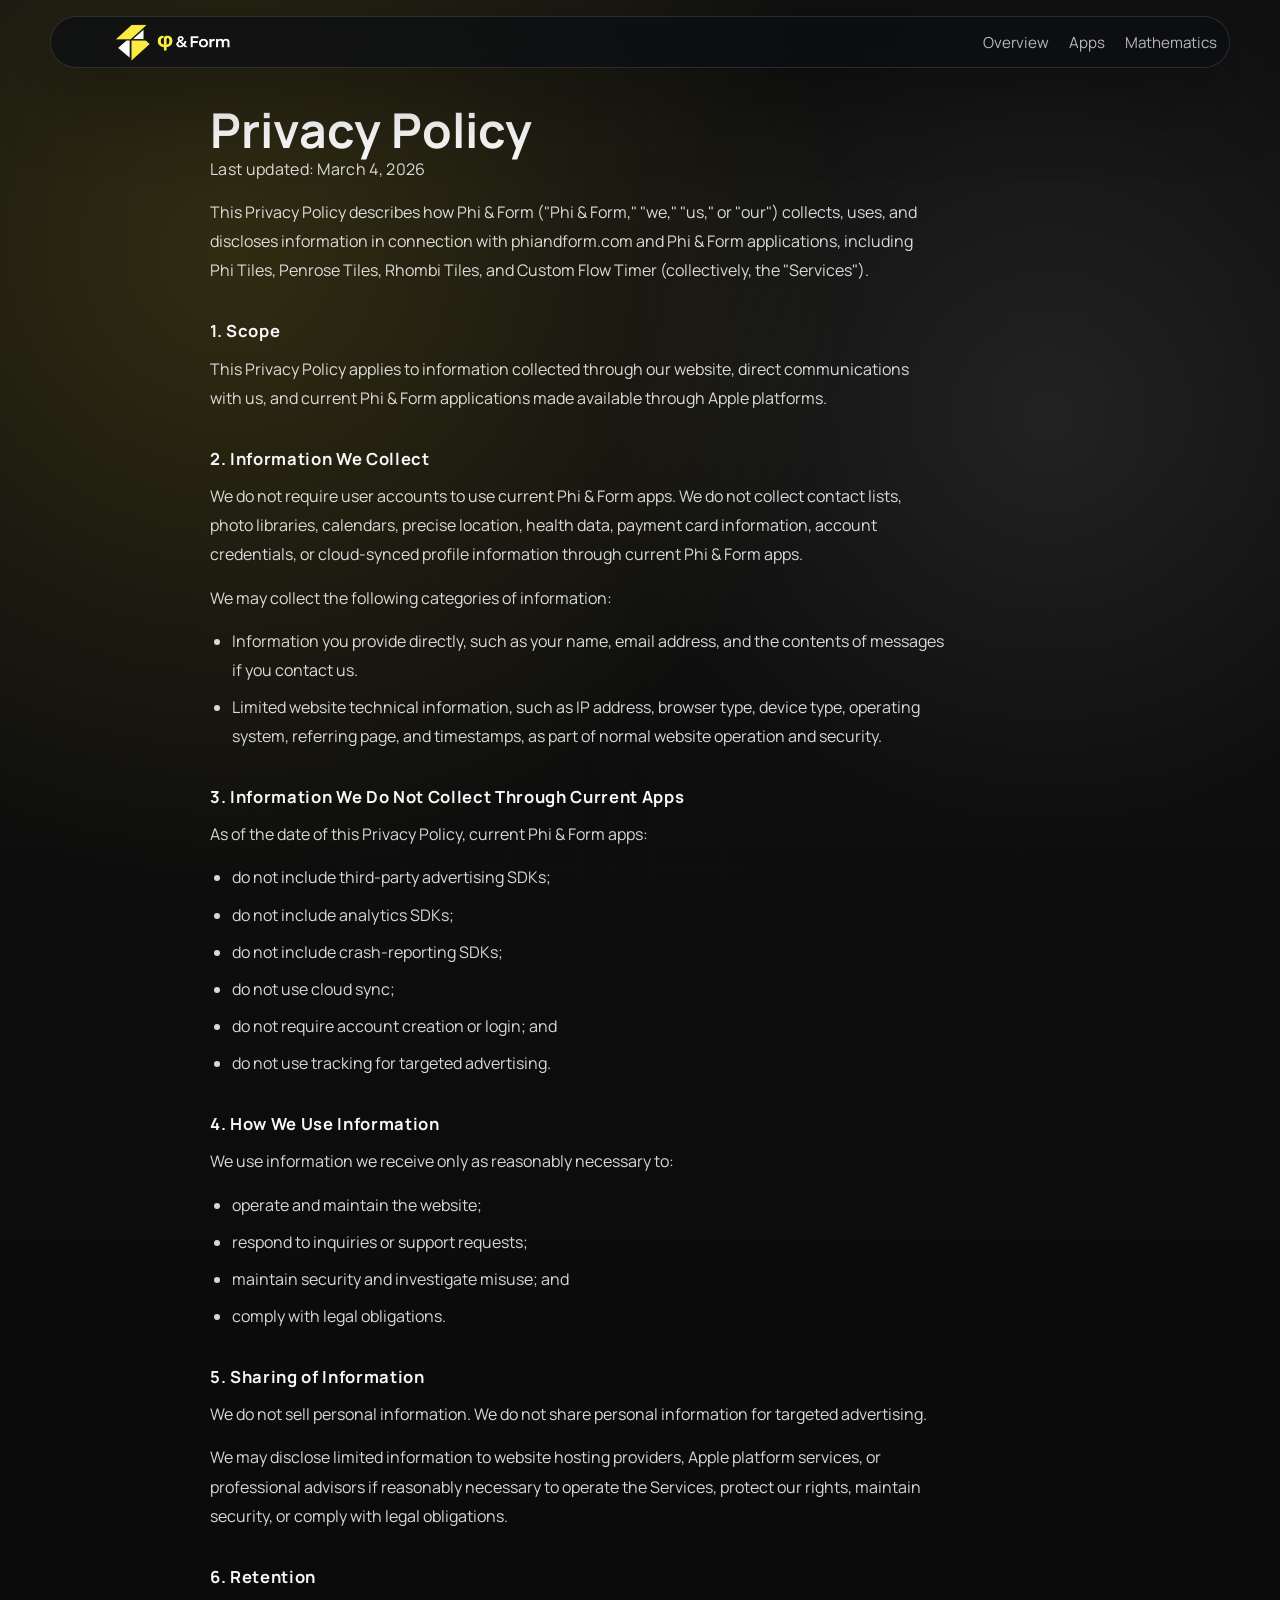
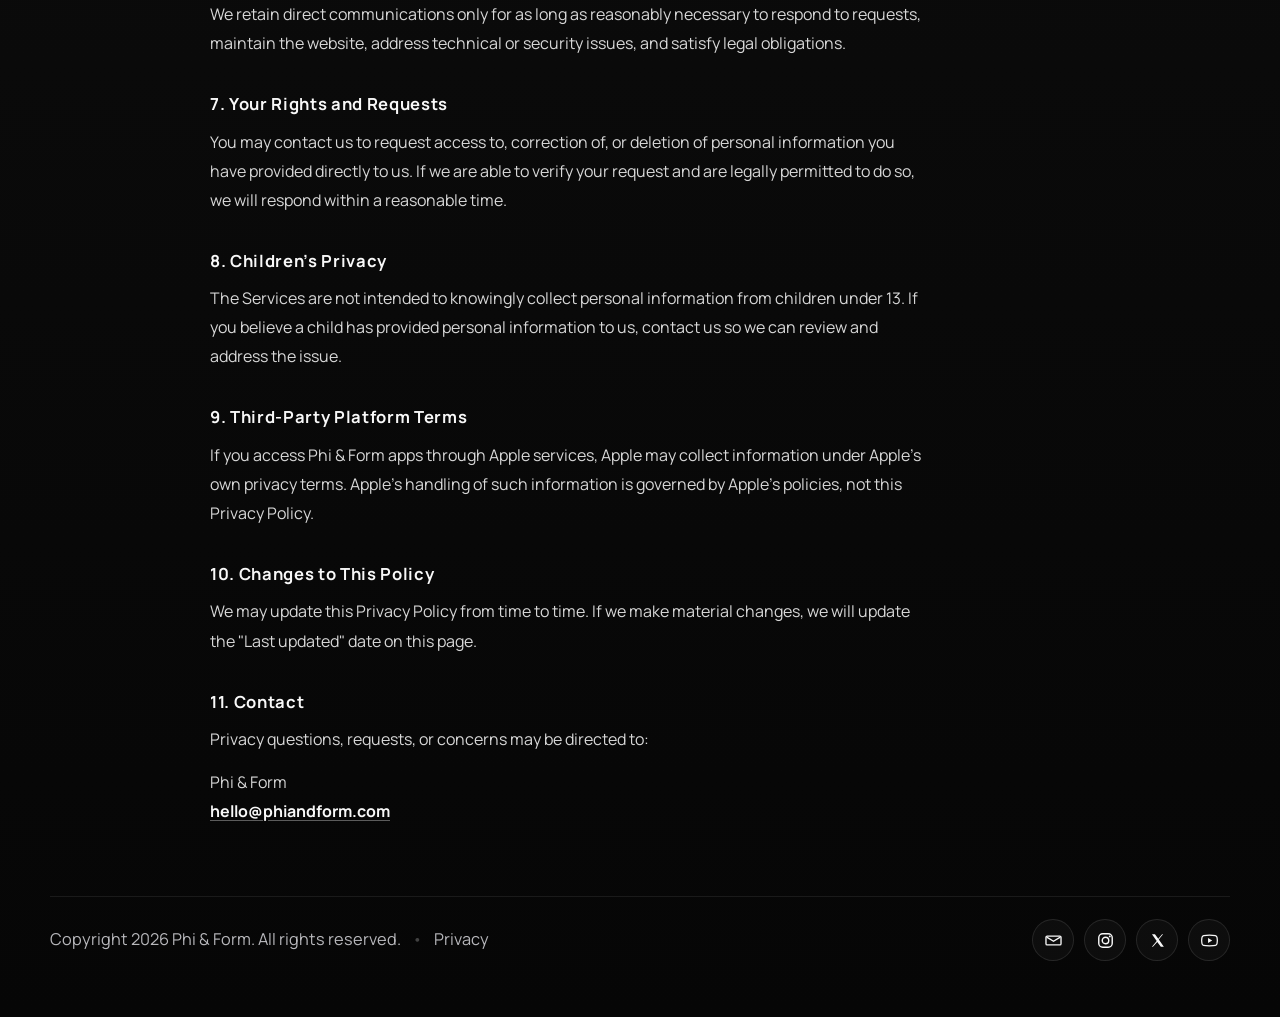
<file: privacy.html>
<!DOCTYPE html>
<html lang="en">
  <head>
    <meta charset="UTF-8" />
    <meta name="viewport" content="width=device-width, initial-scale=1.0" />
    <title>Privacy Policy | Phi &amp; Form</title>
    <meta
      name="description"
      content="Privacy Policy for Phi & Form and Phi & Form apps."
    />
    <link rel="preconnect" href="https://fonts.googleapis.com" />
    <link rel="preconnect" href="https://fonts.gstatic.com" crossorigin />
    <link
      href="https://fonts.googleapis.com/css2?family=Manrope:wght@400;500;600;700;800&amp;family=Noto+Sans+Math&amp;family=Space+Grotesk:wght@500;700&amp;display=swap"
      rel="stylesheet"
    />
    <link rel="icon" type="image/x-icon" href="./favicon.ico?v=4" />
    <link rel="icon" type="image/png" href="./assets/favicon.png?v=4" />
    <link rel="shortcut icon" href="./favicon.ico?v=4" />
    <link rel="stylesheet" href="./styles.css?v=20260528" />
  </head>
  <body class="privacy-page">
    <div class="page-shell app-shell">
      <div id="page-top"></div>
      <header class="site-header">
        <a class="brand" href="./index.html#page-top" aria-label="Phi and Form home">
          <span class="brand-logo">
            <img src="assets/logo.png?v=20260303" alt="Phi and Form logo" />
          </span>
          <span class="brand-fallback">Phi &amp; Form</span>
        </a>
        <nav class="site-nav" aria-label="Primary navigation">
          <a href="./index.html#page-top">Overview</a>
          <a href="./index.html#apps">Apps</a>
          <a href="./mathematics.html">Mathematics</a>
        </nav>
      </header>

      <main class="legal-main">
        <article class="legal-doc">
          <h1>Privacy Policy</h1>
          <p class="legal-meta">Last updated: March 4, 2026</p>

          <p>
            This Privacy Policy describes how Phi &amp; Form
            (&quot;Phi &amp; Form,&quot; &quot;we,&quot; &quot;us,&quot; or
            &quot;our&quot;) collects, uses, and discloses information in
            connection with phiandform.com and Phi &amp; Form applications,
            including Phi Tiles, Penrose Tiles, Rhombi Tiles, and Custom Flow Timer (collectively, the
            &quot;Services&quot;).
          </p>

          <h2>1. Scope</h2>
          <p>
            This Privacy Policy applies to information collected through our
            website, direct communications with us, and current Phi &amp; Form
            applications made available through Apple platforms.
          </p>

          <h2>2. Information We Collect</h2>
          <p>
            We do not require user accounts to use current Phi &amp; Form apps.
            We do not collect contact lists, photo libraries, calendars,
            precise location, health data, payment card information, account
            credentials, or cloud-synced profile information through current
            Phi &amp; Form apps.
          </p>
          <p>
            We may collect the following categories of information:
          </p>
          <ul class="bullet-list">
            <li>
              Information you provide directly, such as your name, email
              address, and the contents of messages if you contact us.
            </li>
            <li>
              Limited website technical information, such as IP address,
              browser type, device type, operating system, referring page, and
              timestamps, as part of normal website operation and security.
            </li>
          </ul>

          <h2>3. Information We Do Not Collect Through Current Apps</h2>
          <p>
            As of the date of this Privacy Policy, current Phi &amp; Form apps:
          </p>
          <ul class="bullet-list">
            <li>do not include third-party advertising SDKs;</li>
            <li>do not include analytics SDKs;</li>
            <li>do not include crash-reporting SDKs;</li>
            <li>do not use cloud sync;</li>
            <li>do not require account creation or login; and</li>
            <li>do not use tracking for targeted advertising.</li>
          </ul>

          <h2>4. How We Use Information</h2>
          <p>
            We use information we receive only as reasonably necessary to:
          </p>
          <ul class="bullet-list">
            <li>operate and maintain the website;</li>
            <li>respond to inquiries or support requests;</li>
            <li>maintain security and investigate misuse; and</li>
            <li>comply with legal obligations.</li>
          </ul>

          <h2>5. Sharing of Information</h2>
          <p>
            We do not sell personal information. We do not share personal
            information for targeted advertising.
          </p>
          <p>
            We may disclose limited information to website hosting providers,
            Apple platform services, or professional advisors if reasonably
            necessary to operate the Services, protect our rights, maintain
            security, or comply with legal obligations.
          </p>

          <h2>6. Retention</h2>
          <p>
            We retain direct communications only for as long as reasonably
            necessary to respond to requests, maintain the website, address
            technical or security issues, and satisfy legal obligations.
          </p>

          <h2>7. Your Rights and Requests</h2>
          <p>
            You may contact us to request access to, correction of, or deletion
            of personal information you have provided directly to us. If we are
            able to verify your request and are legally permitted to do so, we
            will respond within a reasonable time.
          </p>

          <h2>8. Children&rsquo;s Privacy</h2>
          <p>
            The Services are not intended to knowingly collect personal
            information from children under 13. If you believe a child has
            provided personal information to us, contact us so we can review
            and address the issue.
          </p>

          <h2>9. Third-Party Platform Terms</h2>
          <p>
            If you access Phi &amp; Form apps through Apple services, Apple may
            collect information under Apple&rsquo;s own privacy terms.
            Apple&rsquo;s handling of such information is governed by
            Apple&rsquo;s policies, not this Privacy Policy.
          </p>

          <h2>10. Changes to This Policy</h2>
          <p>
            We may update this Privacy Policy from time to time. If we make
            material changes, we will update the "Last updated" date on this
            page.
          </p>

          <h2>11. Contact</h2>
          <p>
            Privacy questions, requests, or concerns may be directed to:
          </p>
          <p>
            Phi &amp; Form<br />
            <a class="text-link" href="mailto:hello@phiandform.com">hello@phiandform.com</a>
          </p>
        </article>
      </main>

      <footer class="site-footer">
        <p class="footer-copy">
          Copyright 2026 Phi &amp; Form. All rights reserved.
          <span class="footer-sep">•</span>
          <a class="footer-link" href="./privacy.html">Privacy</a>
        </p>
        <div class="footer-socials" aria-label="Social platforms">
          <a
            class="footer-social-link"
            href="mailto:hello@phiandform.com"
            aria-label="Email"
          >
            <svg viewBox="0 0 24 24" focusable="false" aria-hidden="true">
              <path
                d="M4 6.5h16a1.5 1.5 0 0 1 1.5 1.5v8A1.5 1.5 0 0 1 20 17.5H4A1.5 1.5 0 0 1 2.5 16V8A1.5 1.5 0 0 1 4 6.5Z"
                fill="none"
                stroke="currentColor"
                stroke-width="1.7"
                stroke-linejoin="round"
              />
              <path
                d="m4 8 8 5 8-5"
                fill="none"
                stroke="currentColor"
                stroke-width="1.7"
                stroke-linecap="round"
                stroke-linejoin="round"
              />
            </svg>
          </a>
          <a
            class="footer-social-link"
            href="https://www.instagram.com/phiandform/"
            target="_blank"
            rel="noreferrer"
            aria-label="Instagram"
          >
            <svg viewBox="0 0 24 24" focusable="false" aria-hidden="true">
              <rect x="3.5" y="3.5" width="17" height="17" rx="5" fill="none" stroke="currentColor" stroke-width="1.8" />
              <circle cx="12" cy="12" r="4.1" fill="none" stroke="currentColor" stroke-width="1.8" />
              <circle cx="17.4" cy="6.8" r="1.2" fill="currentColor" />
            </svg>
          </a>
          <a
            class="footer-social-link"
            href="https://x.com/phiandform"
            target="_blank"
            rel="noreferrer"
            aria-label="X"
          >
            <svg viewBox="0 0 24 24" focusable="false" aria-hidden="true">
              <path d="M5 4h3.8l4.2 5.7L17.8 4H19l-5.4 6.7L20 20h-3.8l-4.5-6.1L6.2 20H5l6-7.4Z" fill="currentColor" />
            </svg>
          </a>
          <a
            class="footer-social-link"
            href="https://www.youtube.com/@phiandform"
            target="_blank"
            rel="noreferrer"
            aria-label="YouTube"
          >
            <svg viewBox="0 0 24 24" focusable="false" aria-hidden="true">
              <path
                d="M21.4 7.8a2.83 2.83 0 0 0-2-2C17.6 5.3 12 5.3 12 5.3s-5.6 0-7.4.5a2.83 2.83 0 0 0-2 2A29.6 29.6 0 0 0 2.1 12a29.6 29.6 0 0 0 .5 4.2 2.83 2.83 0 0 0 2 2c1.8.5 7.4.5 7.4.5s5.6 0 7.4-.5a2.83 2.83 0 0 0 2-2 29.6 29.6 0 0 0 .5-4.2 29.6 29.6 0 0 0-.5-4.2Z"
                fill="none"
                stroke="currentColor"
                stroke-width="1.6"
                stroke-linejoin="round"
              />
              <path d="M10.2 8.9 15.4 12l-5.2 3.1Z" fill="currentColor" />
            </svg>
          </a>
        </div>
      </footer>
    </div>

    <script src="./script.js?v=20260312"></script>
  </body>
</html>
</file>
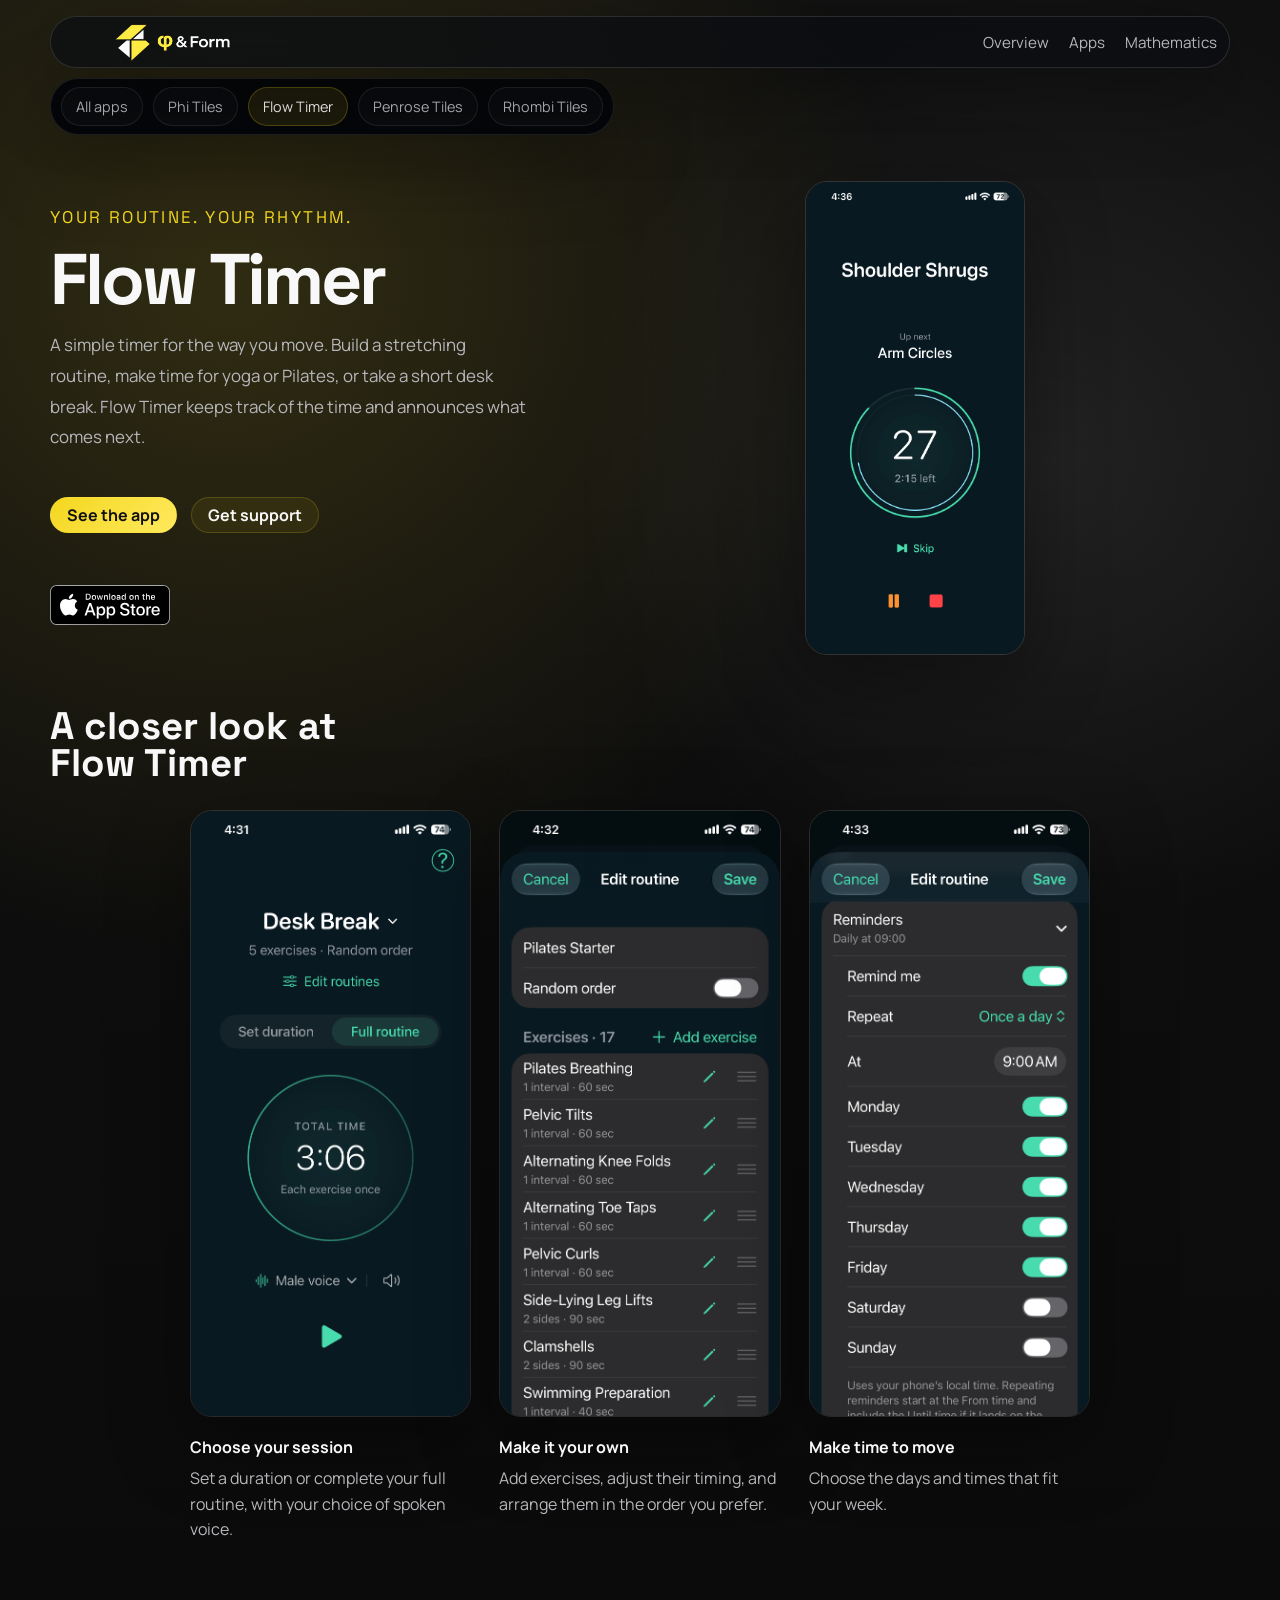
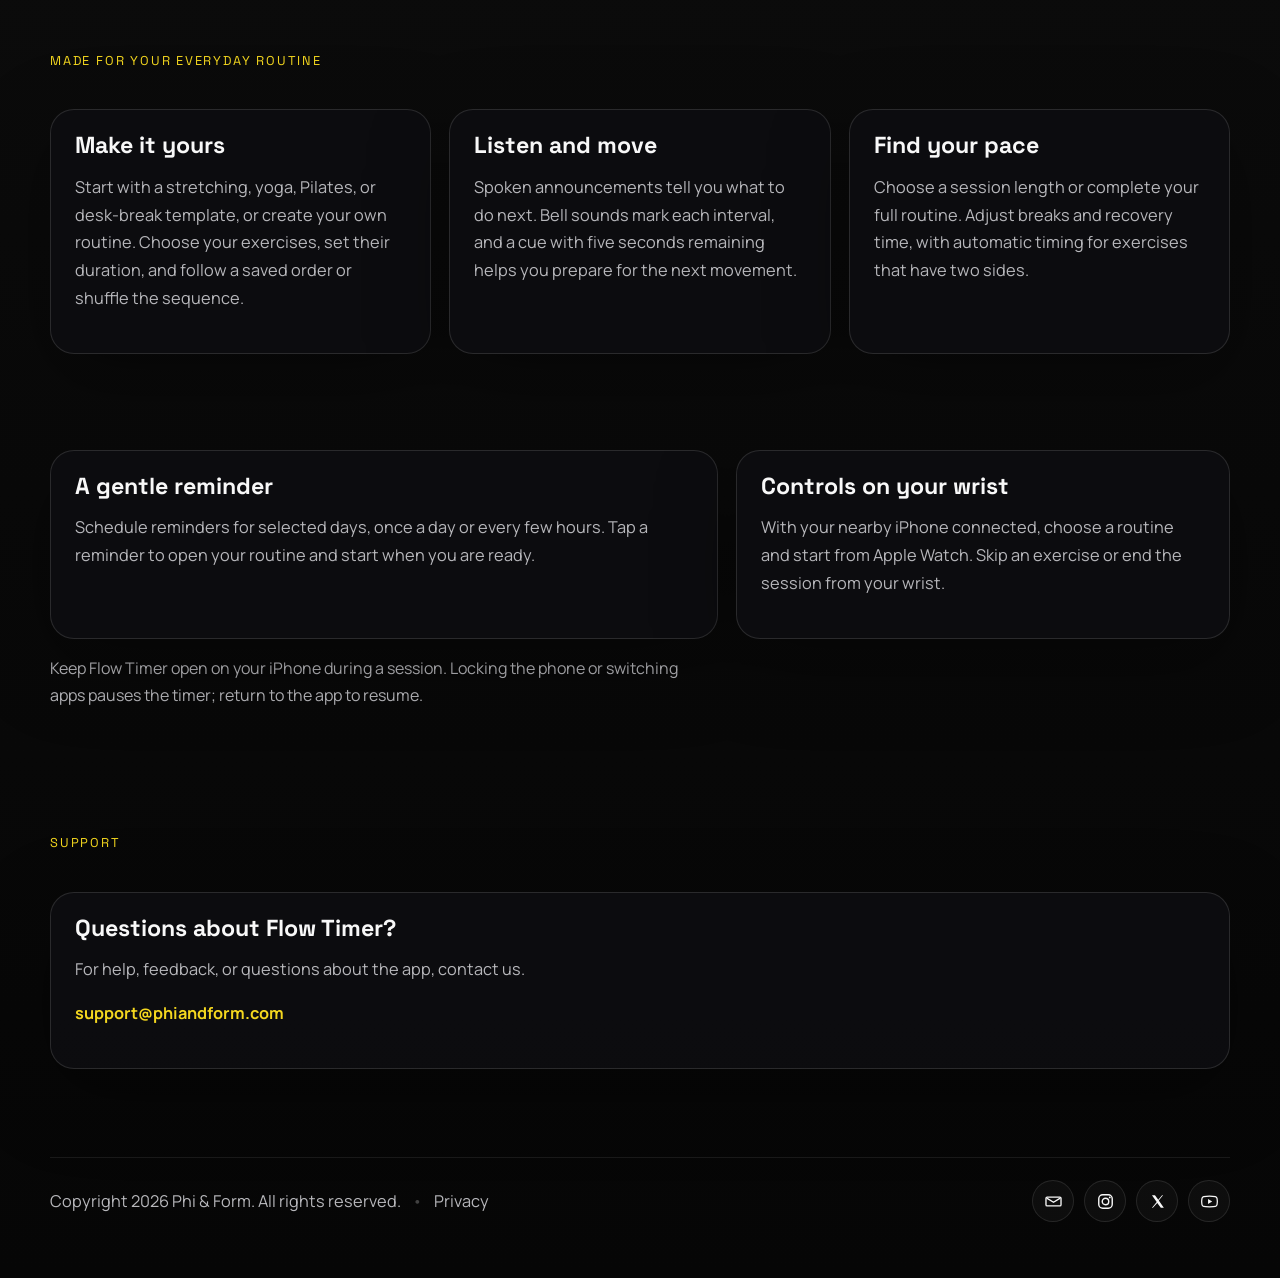
<file: apps/flow-timer.html>
<!DOCTYPE html>
<html lang="en">
  <head>
    <meta charset="UTF-8" />
    <meta name="viewport" content="width=device-width, initial-scale=1.0" />
    <title>Flow Timer | Phi &amp; Form</title>
    <meta
      name="description"
      content="Flow Timer brings spoken cues and flexible timing to your stretching, yoga, Pilates, and everyday movement routines."
    />
    <meta property="og:type" content="website" />
    <meta property="og:site_name" content="Phi &amp; Form" />
    <meta property="og:title" content="Flow Timer | Phi &amp; Form" />
    <meta property="og:description" content="Your routine. Your rhythm. Spoken cues and flexible timing for stretching, yoga, Pilates, and everyday movement." />
    <meta property="og:url" content="https://phiandform.com/apps/flow-timer.html" />
    <meta property="og:image" content="https://phiandform.com/assets/flow-timer-social.jpg" />
    <meta property="og:image:type" content="image/jpeg" />
    <meta property="og:image:width" content="1920" />
    <meta property="og:image:height" content="1280" />
    <meta property="og:image:alt" content="Flow Timer: Your routine. Your rhythm. Stretch. Move. Flow. A stretching figure beside the app’s exercise countdown." />
    <meta name="twitter:card" content="summary_large_image" />
    <meta name="twitter:title" content="Flow Timer | Phi &amp; Form" />
    <meta name="twitter:description" content="Your routine. Your rhythm. Spoken cues and flexible timing for stretching, yoga, Pilates, and everyday movement." />
    <meta name="twitter:image" content="https://phiandform.com/assets/flow-timer-social.jpg" />
    <meta name="twitter:image:alt" content="Flow Timer: Your routine. Your rhythm. Stretch. Move. Flow. A stretching figure beside the app’s exercise countdown." />
    <link rel="preconnect" href="https://fonts.googleapis.com" />
    <link rel="preconnect" href="https://fonts.gstatic.com" crossorigin />
    <link
      href="https://fonts.googleapis.com/css2?family=Manrope:wght@400;500;600;700;800&amp;family=Noto+Sans+Math&amp;family=Space+Grotesk:wght@500;700&amp;display=swap"
      rel="stylesheet"
    />
    <link rel="icon" type="image/x-icon" href="../favicon.ico?v=4" />
    <link rel="icon" type="image/png" href="../assets/favicon.png?v=4" />
    <link rel="shortcut icon" href="../favicon.ico?v=4" />
    <link rel="stylesheet" href="../styles.css?v=20260528" />
    <style>
      .page-flow .app-hero { min-height: 0; padding-top: 28px; padding-bottom: 28px; }
      .page-flow .app-hero-copy { gap: 16px; }
      .page-flow .app-hero-copy p { margin: 0; }
      .page-flow #gallery { padding-top: 24px; }
      .page-flow #gallery .section-heading h2 { font-size: clamp(1.8rem, 3vw, 2.6rem); }

      .flow-icon { width: min(100%, 300px); height: auto; border-radius: 26%; margin: 24px auto; }
      .flow-features { display: grid; grid-template-columns: repeat(3, minmax(0, 1fr)); gap: 18px; }
      .flow-note { color: var(--muted); line-height: 1.7; max-width: 64ch; }
      @media (max-width: 760px) { .flow-features { grid-template-columns: 1fr; } .flow-icon { width: 180px; } }
      .flow-screen { display: block; width: 100%; height: auto; border: 1px solid var(--panel-border); border-radius: 22px; box-shadow: var(--shadow); }
      .flow-hero-screen { width: min(100%, 220px); margin: 0 auto; }
      .flow-gallery { display: grid; grid-template-columns: repeat(3, minmax(0, 1fr)); gap: 28px; max-width: 900px; margin: 0 auto; }
      .flow-gallery figure { margin: 0; min-width: 0; }
      .flow-gallery figcaption { margin-top: 18px; color: var(--muted); line-height: 1.6; }
      .flow-gallery strong { display: block; color: var(--text); margin-bottom: 6px; }
      @media (max-width: 760px) {
        .flow-gallery { grid-template-columns: repeat(3, minmax(0, 1fr)); max-width: none; gap: 10px; }
        .flow-gallery .flow-screen { border-radius: 10px; }
        .flow-gallery figcaption { margin-top: 10px; font-size: 0.75rem; line-height: 1.4; }
        .flow-gallery figcaption strong { font-size: 0.8rem; }
        .flow-gallery .flow-caption-detail { display: none; }
      }
    </style>
  </head>
  <body class="page-flow">
    <div class="page-shell app-shell">
      <div id="page-top"></div>
      <header class="site-header">
        <a class="brand" href="../index.html#page-top" aria-label="Phi and Form home">
          <span class="brand-logo">
            <img src="../assets/logo.png?v=20260303" alt="Phi and Form logo" />
          </span>
          <span class="brand-fallback">Phi &amp; Form</span>
        </a>
        <nav class="site-nav" aria-label="Primary navigation">
          <a href="../index.html#page-top">Overview</a>
          <a href="../apps.html">Apps</a>
          <a href="../mathematics.html">Mathematics</a>
        </nav>
      </header>

      <nav class="page-subnav" aria-label="Apps pages">
        <a href="../apps.html">All apps</a>
        <a href="./phi-tiles.html">Phi Tiles</a>
        <a href="./flow-timer.html" aria-current="page">Flow Timer</a>
        <a href="./penrose-art.html">Penrose Tiles</a>
        <a href="./rhombi-tiles.html">Rhombi Tiles</a>
      </nav>

      <main>
        <section class="section app-hero" id="overview">
          <div class="app-hero-copy reveal">
            <p class="eyebrow">Your routine. Your rhythm.</p>
            <h1>Flow Timer</h1>
            <p class="app-summary">A simple timer for the way you move. Build a stretching routine, make time for yoga or Pilates, or take a short desk break. Flow Timer keeps track of the time and announces what comes next.</p>
            <div class="hero-actions">
              <a class="button button-primary" href="#gallery">See the app</a>
              <a class="button button-ghost" href="#support">Get support</a>
            </div>
            <div class="flow-download">
              <a class="app-store-badge has-badge" href="https://apps.apple.com/us/app/custom-flow-timer/id6827757806" aria-label="Download Custom Flow Timer on the App Store">
                <img src="../assets/app-store-badge.svg" alt="Download on the App Store" />
                <span class="app-store-badge-fallback">Download on the App Store</span>
              </a>
            </div>
          </div>
          <div class="flow-hero-screen reveal"><img class="flow-screen" src="../assets/flow-timer-session.png" alt="Flow Timer running Shoulder Shrugs, with Arm Circles up next and separate exercise and session countdown rings" width="1170" height="2532" /></div>
        </section>
        <section class="section" id="gallery" aria-labelledby="gallery-title">
          <div class="section-heading"><h2 id="gallery-title">A closer look at Flow Timer</h2></div>
          <div class="flow-gallery">
            <figure><a href="../assets/flow-timer-setup.png" aria-label="View full-size choose your session screenshot"><img class="flow-screen" src="../assets/flow-timer-setup.png" alt="Desk Break setup showing full routine mode, total time, and voice selection" width="1170" height="2532" loading="lazy" /></a><figcaption><strong>Choose your session</strong><span class="flow-caption-detail">Set a duration or complete your full routine, with your choice of spoken voice.</span></figcaption></figure>
            <figure><a href="../assets/flow-timer-routine.png" aria-label="View full-size make it your own screenshot"><img class="flow-screen" src="../assets/flow-timer-routine.png" alt="Pilates Starter editor showing exercise durations and controls to edit or reorder exercises" width="1170" height="2532" loading="lazy" /></a><figcaption><strong>Make it your own</strong><span class="flow-caption-detail">Add exercises, adjust their timing, and arrange them in the order you prefer.</span></figcaption></figure>
            <figure><a href="../assets/flow-timer-reminders.png" aria-label="View full-size make time to move screenshot"><img class="flow-screen" src="../assets/flow-timer-reminders.png" alt="Reminder settings showing a daily 9 AM reminder on weekdays" width="1170" height="2532" loading="lazy" /></a><figcaption><strong>Make time to move</strong><span class="flow-caption-detail">Choose the days and times that fit your week.</span></figcaption></figure>
          </div>
        </section>
        <section class="section" id="features">
          <div class="section-heading reveal"><p class="eyebrow">Made for your everyday routine</p></div>
          <div class="flow-features">
            <article class="detail-card reveal"><h2>Make it yours</h2><p>Start with a stretching, yoga, Pilates, or desk-break template, or create your own routine. Choose your exercises, set their duration, and follow a saved order or shuffle the sequence.</p></article>
            <article class="detail-card reveal"><h2>Listen and move</h2><p>Spoken announcements tell you what to do next. Bell sounds mark each interval, and a cue with five seconds remaining helps you prepare for the next movement.</p></article>
            <article class="detail-card reveal"><h2>Find your pace</h2><p>Choose a session length or complete your full routine. Adjust breaks and recovery time, with automatic timing for exercises that have two sides.</p></article>
          </div>
        </section>
        <section class="section">
          <div class="detail-grid">
            <article class="detail-card reveal"><h2>A gentle reminder</h2><p>Schedule reminders for selected days, once a day or every few hours. Tap a reminder to open your routine and start when you are ready.</p></article>
            <article class="detail-card reveal"><h2>Controls on your wrist</h2><p>With your nearby iPhone connected, choose a routine and start from Apple Watch. Skip an exercise or end the session from your wrist.</p></article>
          </div>
          <p class="flow-note">Keep Flow Timer open on your iPhone during a session. Locking the phone or switching apps pauses the timer; return to the app to resume.</p>
        </section>
        <section class="section" id="support">
          <div class="section-heading reveal"><p class="eyebrow">Support</p></div>
          <article class="detail-card reveal"><h2>Questions about Flow Timer?</h2><p>For help, feedback, or questions about the app, contact us.</p><p><a class="text-link" href="mailto:support@phiandform.com">support@phiandform.com</a></p></article>
        </section>
      </main>

      <footer class="site-footer">
        <p class="footer-copy">
          Copyright 2026 Phi &amp; Form. All rights reserved.
          <span class="footer-sep">•</span>
          <a class="footer-link" href="../privacy.html">Privacy</a>
        </p>
        <div class="footer-socials" aria-label="Social platforms">
          <a
            class="footer-social-link"
            href="mailto:hello@phiandform.com"
            aria-label="Email"
          >
            <svg viewBox="0 0 24 24" focusable="false" aria-hidden="true">
              <path
                d="M4 6.5h16a1.5 1.5 0 0 1 1.5 1.5v8A1.5 1.5 0 0 1 20 17.5H4A1.5 1.5 0 0 1 2.5 16V8A1.5 1.5 0 0 1 4 6.5Z"
                fill="none"
                stroke="currentColor"
                stroke-width="1.7"
                stroke-linejoin="round"
              />
              <path
                d="m4 8 8 5 8-5"
                fill="none"
                stroke="currentColor"
                stroke-width="1.7"
                stroke-linecap="round"
                stroke-linejoin="round"
              />
            </svg>
          </a>
          <a
            class="footer-social-link"
            href="https://www.instagram.com/phiandform/"
            target="_blank"
            rel="noreferrer"
            aria-label="Instagram"
          >
            <svg viewBox="0 0 24 24" focusable="false" aria-hidden="true">
              <rect x="3.5" y="3.5" width="17" height="17" rx="5" fill="none" stroke="currentColor" stroke-width="1.8" />
              <circle cx="12" cy="12" r="4.1" fill="none" stroke="currentColor" stroke-width="1.8" />
              <circle cx="17.4" cy="6.8" r="1.2" fill="currentColor" />
            </svg>
          </a>
          <a
            class="footer-social-link"
            href="https://x.com/phiandform"
            target="_blank"
            rel="noreferrer"
            aria-label="X"
          >
            <svg viewBox="0 0 24 24" focusable="false" aria-hidden="true">
              <path d="M5 4h3.8l4.2 5.7L17.8 4H19l-5.4 6.7L20 20h-3.8l-4.5-6.1L6.2 20H5l6-7.4Z" fill="currentColor" />
            </svg>
          </a>
          <a
            class="footer-social-link"
            href="https://www.youtube.com/@phiandform"
            target="_blank"
            rel="noreferrer"
            aria-label="YouTube"
          >
            <svg viewBox="0 0 24 24" focusable="false" aria-hidden="true">
              <path
                d="M21.4 7.8a2.83 2.83 0 0 0-2-2C17.6 5.3 12 5.3 12 5.3s-5.6 0-7.4.5a2.83 2.83 0 0 0-2 2A29.6 29.6 0 0 0 2.1 12a29.6 29.6 0 0 0 .5 4.2 2.83 2.83 0 0 0 2 2c1.8.5 7.4.5 7.4.5s5.6 0 7.4-.5a2.83 2.83 0 0 0 2-2 29.6 29.6 0 0 0 .5-4.2 29.6 29.6 0 0 0-.5-4.2Z"
                fill="none"
                stroke="currentColor"
                stroke-width="1.6"
                stroke-linejoin="round"
              />
              <path d="M10.2 8.9 15.4 12l-5.2 3.1Z" fill="currentColor" />
            </svg>
          </a>
        </div>
      </footer>
    </div>

    <script src="../script.js?v=20260312"></script>
  </body>
</html>
</file>
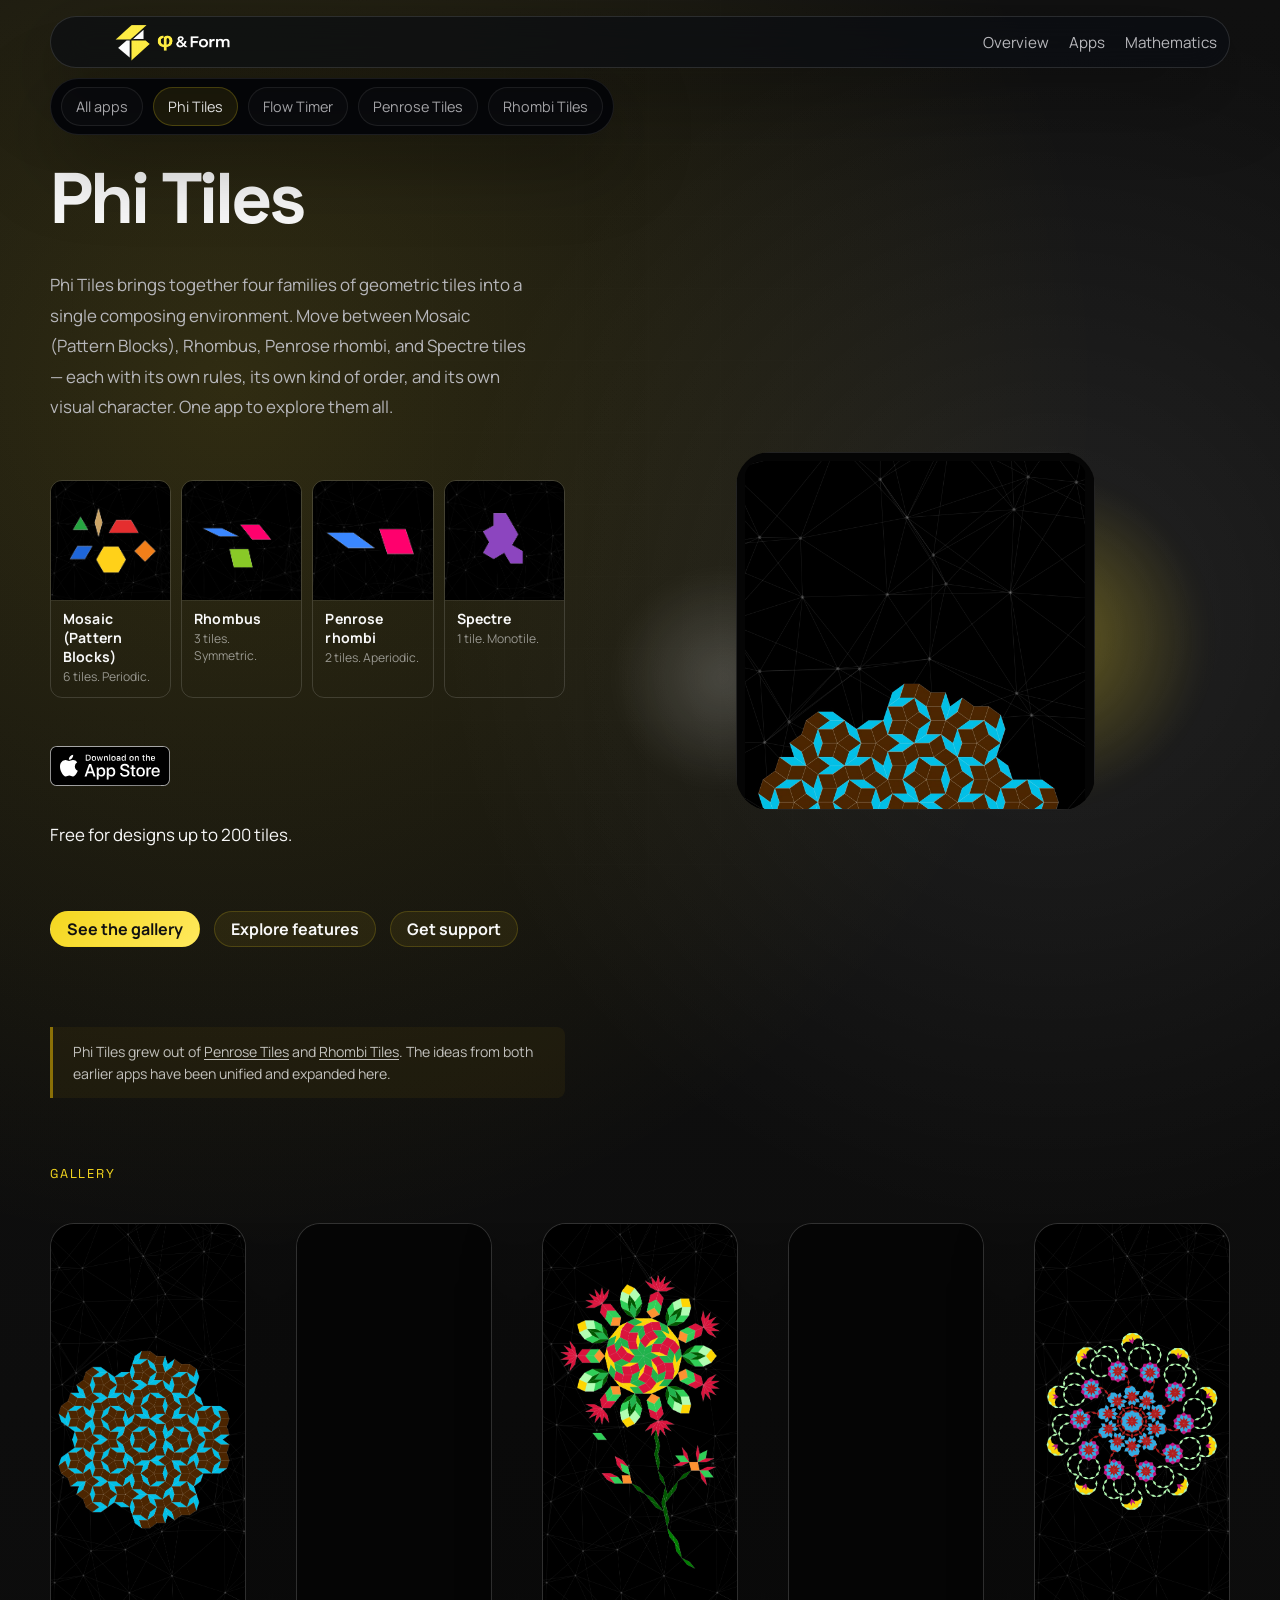
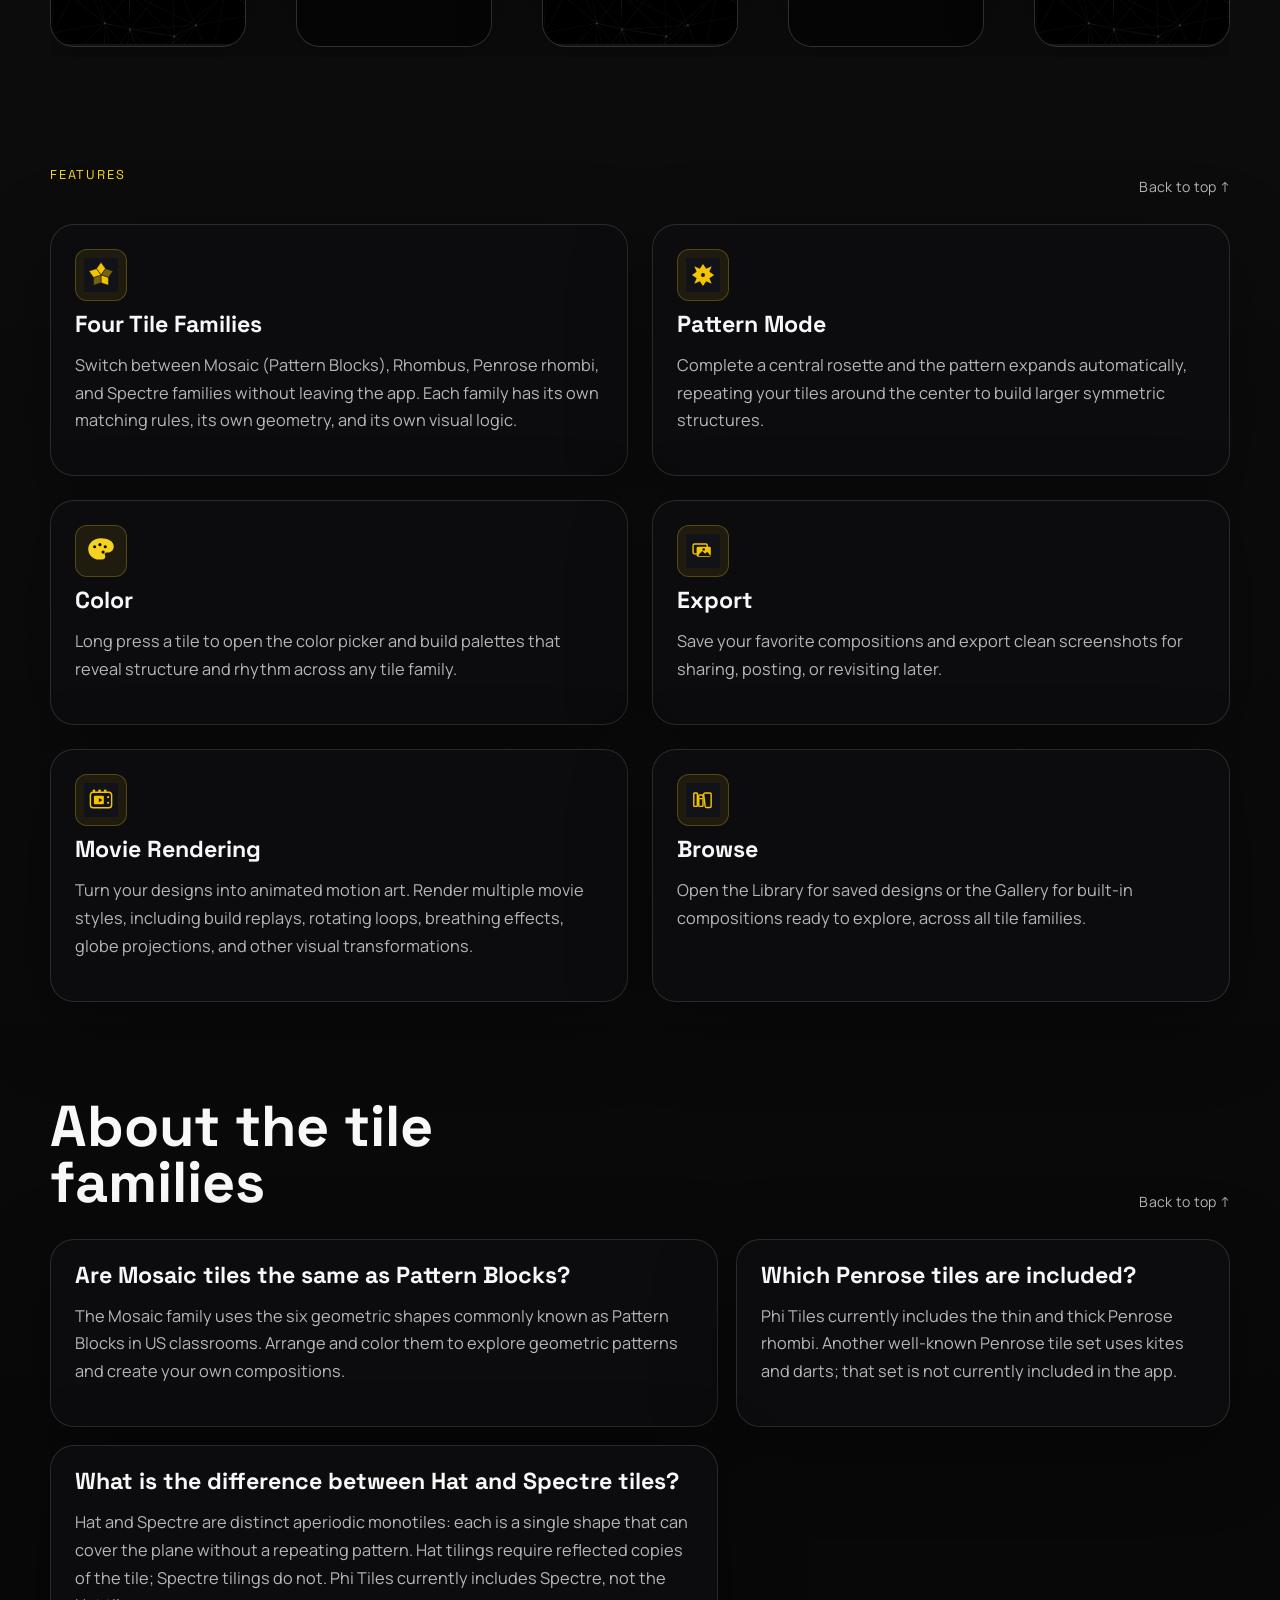
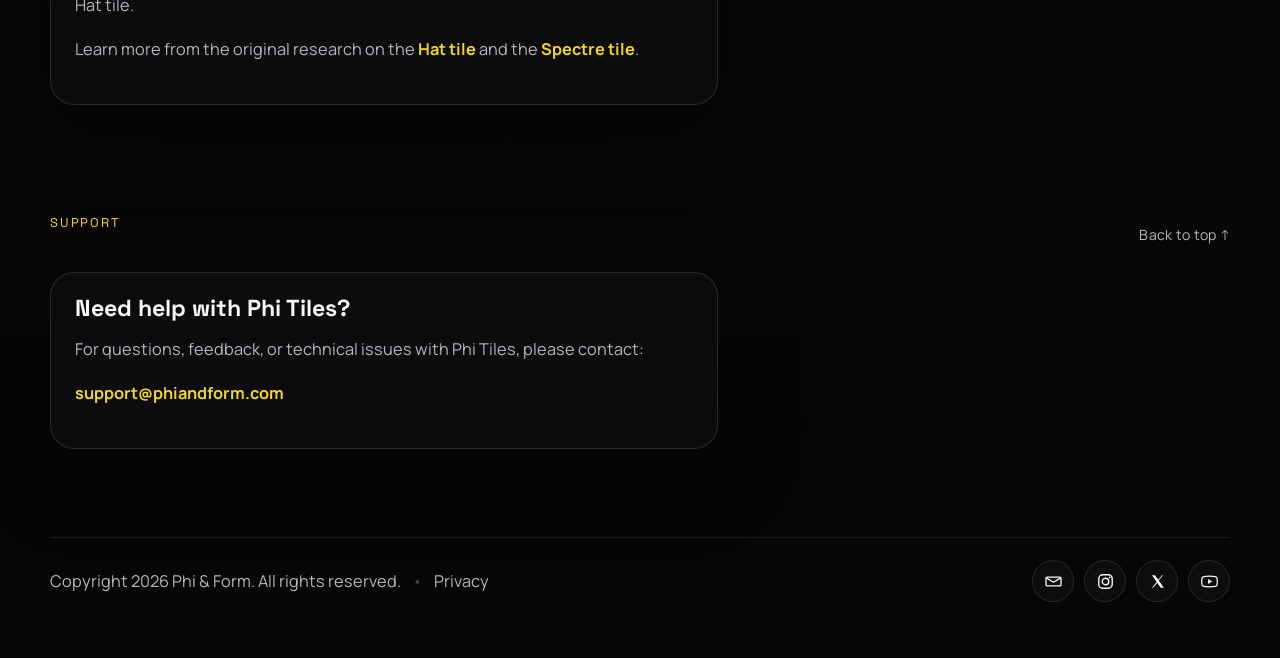
<file: apps/phi-tiles.html>
<!DOCTYPE html>
<html lang="en">
  <head>
    <meta charset="UTF-8" />
    <meta name="viewport" content="width=device-width, initial-scale=1.0" />
    <title>Phi Tiles | Phi &amp; Form</title>
    <meta
      name="description"
      content="Create geometric art with Phi Tiles: Mosaic (Pattern Blocks), Rhombus, Penrose rhombi, and Spectre tiles. Free for designs up to 200 tiles."
    />
    <meta property="og:type" content="website" />
    <meta property="og:site_name" content="Phi &amp; Form" />
    <meta property="og:title" content="Phi Tiles | Phi &amp; Form" />
    <meta property="og:description" content="Turn geometry into art with Mosaic (Pattern Blocks), Rhombus, Penrose rhombi, and Spectre tiles. Free for designs up to 200 tiles." />
    <meta property="og:url" content="https://phiandform.com/apps/phi-tiles.html" />
    <meta property="og:image" content="https://phiandform.com/assets/phi-tiles-social.png" />
    <meta property="og:image:type" content="image/png" />
    <meta property="og:image:width" content="1536" />
    <meta property="og:image:height" content="1024" />
    <meta property="og:image:alt" content="Phi Tiles: Turn geometry into art. Compose. Color. Create. A colorful Penrose composition shown in the app." />
    <meta name="twitter:card" content="summary_large_image" />
    <meta name="twitter:title" content="Phi Tiles | Phi &amp; Form" />
    <meta name="twitter:description" content="Turn geometry into art with Mosaic (Pattern Blocks), Rhombus, Penrose rhombi, and Spectre tiles. Free for designs up to 200 tiles." />
    <meta name="twitter:image" content="https://phiandform.com/assets/phi-tiles-social.png" />
    <meta name="twitter:image:alt" content="Phi Tiles: Turn geometry into art. Compose. Color. Create. A colorful Penrose composition shown in the app." />
    <link rel="preconnect" href="https://fonts.googleapis.com" />
    <link rel="preconnect" href="https://fonts.gstatic.com" crossorigin />
    <link
      href="https://fonts.googleapis.com/css2?family=Manrope:wght@400;500;600;700;800&amp;family=Noto+Sans+Math&amp;family=Space+Grotesk:wght@500;700&amp;display=swap"
      rel="stylesheet"
    />
    <link rel="icon" type="image/x-icon" href="../favicon.ico?v=4" />
    <link rel="icon" type="image/png" href="../assets/favicon.png?v=4" />
    <link rel="shortcut icon" href="../favicon.ico?v=4" />
    <link rel="stylesheet" href="../styles.css?v=20260528" />
    <style>
      /* Page-local guardrail: keep Phi Tiles gallery as horizontal thumbnail rail */
      .page-phi #gallery .gallery-rail {
        display: flex !important;
        flex-wrap: nowrap !important;
        --gallery-gap: 18px;
        gap: var(--gallery-gap) !important;
        justify-content: space-between !important;
        overflow-x: auto !important;
        overflow-y: hidden !important;
        width: 100% !important;
        max-width: none !important;
        padding: 0 0 10px 0 !important;
      }

      .page-phi #gallery .gallery-rail > .gallery-panel {
        flex: 0 0 196px !important;
        width: 196px !important;
        min-width: 196px !important;
        max-width: 196px !important;
        aspect-ratio: 1170 / 2532 !important;
        min-height: 0 !important;
        scroll-snap-align: start;
      }

      .page-phi #gallery .section-heading,
      .page-phi #gallery .gallery-rail,
      .page-phi #features .section-heading,
      .page-phi #features .penrose-feature-grid,
      .page-phi #support .section-heading,
      .page-phi #support .detail-grid {
        width: 100%;
        max-width: none;
      }

      .page-phi #features .penrose-feature-grid {
        grid-template-columns: repeat(2, minmax(0, 1fr));
        justify-content: stretch;
        gap: 24px;
      }

      .page-phi #overview .hero-actions {
        margin-bottom: 28px;
      }

      /* Tile family cards */
      .tile-families {
        display: grid;
        grid-template-columns: repeat(4, minmax(0, 1fr));
        gap: 10px;
        margin: 20px 0 28px;
      }

      .tile-family-pill {
        display: flex;
        flex-direction: column;
        border: 1.5px solid rgba(255,255,255,0.14);
        border-radius: 12px;
        overflow: hidden;
      }

      .pill-preview {
        aspect-ratio: 1 / 1;
        overflow: hidden;
      }

      .pill-preview img {
        width: 100%;
        height: 100%;
        object-fit: cover;
        display: block;
      }

      .pill-text {
        display: flex;
        flex-direction: column;
        gap: 2px;
        padding: 8px 12px 12px;
        border-top: 1px solid rgba(255,255,255,0.08);
      }

      .pill-name {
        font-weight: 700;
        font-size: 0.88rem;
        letter-spacing: 0.01em;
      }

      .pill-desc {
        font-size: 0.76rem;
        opacity: 0.55;
      }

      /* Origin callout */
      .origin-callout {
        border-left: 3px solid rgba(245, 196, 0, 0.5);
        padding: 14px 20px;
        margin: 32px 0 0;
        border-radius: 0 8px 8px 0;
        background: rgba(245, 196, 0, 0.05);
      }

      .origin-callout p {
        margin: 0;
        font-size: 0.88rem;
        opacity: 0.75;
        line-height: 1.55;
      }

      .origin-callout a {
        color: inherit;
        opacity: 1;
        text-decoration: underline;
        text-underline-offset: 2px;
      }

      @media (max-width: 1080px) {
        .page-phi #gallery .gallery-rail {
          justify-content: flex-start !important;
        }

        .page-phi #gallery .gallery-rail > .gallery-panel {
          flex-basis: 164px !important;
          width: 164px !important;
          min-width: 164px !important;
          max-width: 164px !important;
        }

        .page-phi #features .penrose-feature-grid {
          grid-template-columns: 1fr;
          justify-content: stretch;
        }
      }

      @media (max-width: 760px) {
        .page-phi #gallery .gallery-rail > .gallery-panel {
          flex-basis: 146px !important;
          width: 146px !important;
          min-width: 146px !important;
          max-width: 146px !important;
        }

        .tile-families {
          grid-template-columns: repeat(2, minmax(0, 1fr));
        }
      }
    </style>
  </head>
  <body class="page-phi">
    <div class="page-shell app-shell">
      <div id="page-top"></div>
      <header class="site-header">
        <a class="brand" href="../index.html#page-top" aria-label="Phi and Form home">
          <span class="brand-logo">
            <img src="../assets/logo.png?v=20260303" alt="Phi and Form logo" />
          </span>
          <span class="brand-fallback">Phi &amp; Form</span>
        </a>
        <nav class="site-nav" aria-label="Primary navigation">
          <a href="../index.html#page-top">Overview</a>
          <a href="../apps.html">Apps</a>
          <a href="../mathematics.html">Mathematics</a>
        </nav>
      </header>

      <nav class="page-subnav" aria-label="Apps pages">
        <a href="../apps.html">All apps</a>
        <a href="./phi-tiles.html" aria-current="page">Phi Tiles</a>
        <a href="./flow-timer.html">Flow Timer</a>
        <a href="./penrose-art.html">Penrose Tiles</a>
        <a href="./rhombi-tiles.html">Rhombi Tiles</a>
      </nav>

      <main>
        <section class="section app-hero" id="overview">
          <div class="app-hero-copy reveal">
            <h1>Phi Tiles</h1>
            <p class="app-summary">
              Phi Tiles brings together four families of geometric tiles into a
              single composing environment. Move between Mosaic (Pattern Blocks),
              Rhombus, Penrose rhombi, and Spectre tiles — each with its own rules, its own
              kind of order, and its own visual character. One app to explore
              them all.
            </p>

            <div class="tile-families" aria-label="Tile families">

              <div class="tile-family-pill">
                <div class="pill-preview">
                  <img src="../assets/family-archimedean.png" alt="Mosaic (Pattern Blocks) tile family — six shapes on a 60° angle grid" />
                </div>
                <div class="pill-text">
                  <span class="pill-name">Mosaic (Pattern Blocks)</span>
                  <span class="pill-desc">6 tiles. Periodic.</span>
                </div>
              </div>

              <div class="tile-family-pill">
                <div class="pill-preview">
                  <img src="../assets/family-rhombus.png" alt="Rhombus tile family — three rhombuses at different angles" />
                </div>
                <div class="pill-text">
                  <span class="pill-name">Rhombus</span>
                  <span class="pill-desc">3 tiles. Symmetric.</span>
                </div>
              </div>

              <div class="tile-family-pill">
                <div class="pill-preview">
                  <img src="../assets/family-penrose.png" alt="Penrose rhombi tile family — thin and thick rhombuses" />
                </div>
                <div class="pill-text">
                  <span class="pill-name">Penrose rhombi</span>
                  <span class="pill-desc">2 tiles. Aperiodic.</span>
                </div>
              </div>

              <div class="tile-family-pill">
                <div class="pill-preview">
                  <img src="../assets/family-spectre.png" alt="Spectre tile family — single irregular monotile" />
                </div>
                <div class="pill-text">
                  <span class="pill-name">Spectre</span>
                  <span class="pill-desc">1 tile. Monotile.</span>
                </div>
              </div>

            </div>

            <a
              class="app-store-badge card-download"
              href="https://apps.apple.com/app/6759627032"
              target="_blank"
              rel="noreferrer"
            >
              <img src="../assets/app-store-badge.svg" alt="Download on the App Store" />
              <span class="app-store-badge-fallback">Download on the App Store</span>
            </a>
            <p class="app-pricing">Free for designs up to 200 tiles.</p>
            <div class="hero-actions">
              <a class="button button-primary" href="#gallery">See the gallery</a>
              <a class="button button-ghost" href="#features">Explore features</a>
              <a class="button button-ghost" href="#support">Get support</a>
            </div>

            <div class="origin-callout">
              <p>
                Phi Tiles grew out of <a href="./penrose-art.html">Penrose Tiles</a>
                and <a href="./rhombi-tiles.html">Rhombi Tiles</a>. The ideas from
                both earlier apps have been unified and expanded here.
              </p>
            </div>
          </div>

          <div class="hero-stage reveal">
            <div class="orb orb-large"></div>
            <div class="orb orb-small"></div>
            <div class="stage-card stage-card-single">
              <div class="gallery-panel media-slot phi-hero-media">
                <video
                  autoplay
                  loop
                  muted
                  playsinline
                  webkit-playsinline
                  preload="auto"
                  poster="../assets/phi-gallery-01.png"
                >
                  <source src="../assets/phi-gallery-00.mp4" type="video/mp4" />
                </video>
                <div class="video-fallback" hidden>Preview unavailable. Please reload the page to try again.</div>
              </div>
            </div>
          </div>
        </section>

        <section class="section" id="gallery">
          <div class="section-heading reveal">
            <p class="eyebrow">Gallery</p>
          </div>
          <div class="gallery-rail" aria-label="Phi Tiles media gallery">
            <div class="gallery-panel media-slot">
              <img src="../assets/phi-gallery-01.png" alt="Phi Tiles screenshot" />
              <div class="media-placeholder" hidden>Preview unavailable. Please reload the page to try again.</div>
            </div>
            <div class="gallery-panel media-slot">
              <video
                autoplay
                loop
                muted
                playsinline
                webkit-playsinline
                preload="auto"
              >
                <source src="../assets/phi-gallery-02.mp4" type="video/mp4" />
              </video>
              <div class="video-fallback" hidden>Preview unavailable. Please reload the page to try again.</div>
            </div>
            <div class="gallery-panel media-slot">
              <img src="../assets/phi-gallery-03.png" alt="Phi Tiles composition detail" />
              <div class="media-placeholder" hidden>Preview unavailable. Please reload the page to try again.</div>
            </div>
            <div class="gallery-panel media-slot">
              <video
                autoplay
                loop
                muted
                playsinline
                webkit-playsinline
                preload="auto"
              >
                <source src="../assets/phi-gallery-04.mp4" type="video/mp4" />
              </video>
              <div class="video-fallback" hidden>Preview unavailable. Please reload the page to try again.</div>
            </div>
            <div class="gallery-panel media-slot">
              <img src="../assets/phi-gallery-05.png" alt="Phi Tiles gallery image 05" />
              <div class="media-placeholder" hidden>Preview unavailable. Please reload the page to try again.</div>
            </div>
          </div>
        </section>

        <section class="section" id="features">
          <div class="section-heading reveal">
            <p class="eyebrow">Features</p>
            <a class="back-to-top" href="#page-top">Back to top ↑</a>
          </div>
          <div class="penrose-feature-grid">

            <article class="detail-card penrose-feature-card reveal">
              <div class="feature-icon-wrap" aria-hidden="true">
                <svg viewBox="0 0 96 96" focusable="false" aria-label="Four tile families icon">
                  <rect width="96" height="96" fill="#111318" />
                  <polygon points="48,48 35,30 48,12 61,30" fill="#F5C400" stroke="#111318" stroke-width="1.5" stroke-linejoin="round"/>
                  <polygon points="48,48 61,30 82,37 69,55" fill="#F5C400" fill-opacity="0.45" stroke="#111318" stroke-width="1.5" stroke-linejoin="round"/>
                  <polygon points="48,48 69,55 69,77 48,70" fill="#F5C400" stroke="#111318" stroke-width="1.5" stroke-linejoin="round"/>
                  <polygon points="48,48 48,70 27,77 27,55" fill="#F5C400" fill-opacity="0.45" stroke="#111318" stroke-width="1.5" stroke-linejoin="round"/>
                  <polygon points="48,48 27,55 14,37 35,30" fill="#F5C400" stroke="#111318" stroke-width="1.5" stroke-linejoin="round"/>
                </svg>
              </div>
              <h3>Four Tile Families</h3>
              <p>
                Switch between Mosaic (Pattern Blocks), Rhombus, Penrose rhombi,
                and Spectre families without leaving the app. Each family has its own
                matching rules, its own geometry, and its own visual logic.
              </p>
            </article>

            <article class="detail-card penrose-feature-card reveal">
              <div class="feature-icon-wrap" aria-hidden="true">
                <svg viewBox="0 0 96 96" focusable="false" aria-label="Pattern Mode icon">
                  <rect width="96" height="96" fill="#111318" />
                  <g transform="translate(48 48) scale(1.12)">
                    <polygon
                      points="
                        0,-28
                        8,-16
                        22,-22
                        16,-8
                        28,0
                        16,8
                        22,22
                        8,16
                        0,28
                        -8,16
                        -22,22
                        -16,8
                        -28,0
                        -16,-8
                        -22,-22
                        -8,-16
                      "
                      fill="#F5C400"
                    />
                    <circle cx="0" cy="0" r="5" fill="#111318" />
                  </g>
                </svg>
              </div>
              <h3>Pattern Mode</h3>
              <p>
                Complete a central rosette and the pattern expands
                automatically, repeating your tiles around the center to build
                larger symmetric structures.
              </p>
            </article>

            <article class="detail-card penrose-feature-card reveal">
              <div class="feature-icon-wrap" aria-hidden="true">
                <svg viewBox="0 0 64 64" focusable="false">
                  <path d="M32 8c-13 0-24 9-24 20s9 20 20 20h6c4 0 6-2 6-5 0-2-1-4-1-5 0-2 2-3 5-3 6 0 12-4 12-12C56 14 45 8 32 8z" fill="#F4D21F" />
                  <circle cx="20" cy="24" r="3" fill="#111111" />
                  <circle cx="30" cy="20" r="3" fill="#111111" />
                  <circle cx="40" cy="24" r="3" fill="#111111" />
                  <circle cx="36" cy="34" r="3" fill="#111111" />
                </svg>
              </div>
              <h3>Color</h3>
              <p>
                Long press a tile to open the color picker and build palettes
                that reveal structure and rhythm across any tile family.
              </p>
            </article>

            <article class="detail-card penrose-feature-card reveal">
              <div class="feature-icon-wrap" aria-hidden="true">
                <svg viewBox="0 0 96 96" focusable="false">
                  <rect width="96" height="96" fill="#111318" />
                  <rect
                    x="20"
                    y="28"
                    width="40"
                    height="28"
                    rx="4"
                    ry="4"
                    fill="none"
                    stroke="#F5C400"
                    stroke-width="4"
                  />
                  <rect
                    x="30"
                    y="36"
                    width="40"
                    height="28"
                    rx="4"
                    ry="4"
                    fill="#F5C400"
                  />
                  <polygon
                    points="36,58 46,48 54,56 60,50 70,62 36,62"
                    fill="#111318"
                  />
                  <circle cx="50" cy="44" r="3.5" fill="#111318" />
                </svg>
              </div>
              <h3>Export</h3>
              <p>
                Save your favorite compositions and export clean screenshots for
                sharing, posting, or revisiting later.
              </p>
            </article>

            <article class="detail-card penrose-feature-card reveal">
              <div class="feature-icon-wrap" aria-hidden="true">
                <svg viewBox="0 0 96 96" focusable="false" aria-label="Movie Rendering icon">
                  <rect width="96" height="96" fill="#111318" />
                  <rect x="18" y="26" width="60" height="44" rx="8" fill="none" stroke="#F5C400" stroke-width="4" />
                  <rect x="28" y="36" width="28" height="24" rx="3" fill="#F5C400" />
                  <polygon points="42,42 42,54 52,48" fill="#111318" />
                  <circle cx="28" cy="22" r="4" fill="#F5C400" />
                  <circle cx="44" cy="22" r="4" fill="#F5C400" />
                  <circle cx="60" cy="22" r="4" fill="#F5C400" />
                  <circle cx="68" cy="40" r="3" fill="#F5C400" />
                  <circle cx="68" cy="56" r="3" fill="#F5C400" />
                </svg>
              </div>
              <h3>Movie Rendering</h3>
              <p>
                Turn your designs into animated motion art. Render multiple
                movie styles, including build replays, rotating loops,
                breathing effects, globe projections, and other visual
                transformations.
              </p>
            </article>

            <article class="detail-card penrose-feature-card reveal">
              <div class="feature-icon-wrap" aria-hidden="true">
                <svg viewBox="0 0 96 96" focusable="false" aria-label="Library icon">
                  <rect width="96" height="96" fill="#111318" />
                  <g fill="none" stroke="#F5C400" stroke-width="4" stroke-linecap="round" stroke-linejoin="round">
                    <rect x="22" y="28" width="10" height="38" rx="2" />
                    <rect x="36" y="34" width="12" height="32" rx="2" />
                    <line x1="39" y1="44" x2="45" y2="44" />
                    <path d="M56 28 L68 28 Q71 28 71 31 L71 66 Q71 69 68 69 L58 69 Q55 69 54 66 L50 33 Q49.5 30 52 28.5 Q53.5 28 56 28 Z" />
                  </g>
                </svg>
              </div>
              <h3>Browse</h3>
              <p>
                Open the Library for saved designs or the Gallery for built‑in
                compositions ready to explore, across all tile families.
              </p>
            </article>

          </div>
        </section>

        <section class="section" id="tile-guide" aria-labelledby="tile-guide-heading">
          <div class="section-heading reveal">
            <h2 id="tile-guide-heading">About the tile families</h2>
            <a class="back-to-top" href="#page-top">Back to top ↑</a>
          </div>
          <div class="detail-grid">
            <article class="detail-card reveal">
              <h3>Are Mosaic tiles the same as Pattern Blocks?</h3>
              <p>
                The Mosaic family uses the six geometric shapes commonly known
                as Pattern Blocks in US classrooms. Arrange and color them to
                explore geometric patterns and create your own compositions.
              </p>
            </article>
            <article class="detail-card reveal">
              <h3>Which Penrose tiles are included?</h3>
              <p>
                Phi Tiles currently includes the thin and thick Penrose rhombi.
                Another well-known Penrose tile set uses kites and darts; that
                set is not currently included in the app.
              </p>
            </article>
            <article class="detail-card reveal">
              <h3>What is the difference between Hat and Spectre tiles?</h3>
              <p>
                Hat and Spectre are distinct aperiodic monotiles: each is a
                single shape that can cover the plane without a repeating
                pattern. Hat tilings require reflected copies of the tile;
                Spectre tilings do not. Phi Tiles currently includes Spectre,
                not the Hat tile.
              </p>
              <p>
                Learn more from the original research on the
                <a class="text-link" href="https://cs.uwaterloo.ca/~csk/hat/">Hat tile</a>
                and the
                <a class="text-link" href="https://cs.uwaterloo.ca/~csk/spectre/">Spectre tile</a>.
              </p>
            </article>
          </div>
        </section>

        <section class="section" id="support">
          <div class="section-heading reveal">
            <p class="eyebrow">Support</p>
            <a class="back-to-top" href="#page-top">Back to top ↑</a>
          </div>
          <div class="detail-grid">
            <article class="detail-card reveal">
              <h2>Need help with Phi Tiles?</h2>
              <p>
                For questions, feedback, or technical issues with Phi Tiles,
                please contact:
              </p>
              <p>
                <a class="text-link" href="mailto:support@phiandform.com">support@phiandform.com</a>
              </p>
            </article>
          </div>
        </section>
      </main>

      <footer class="site-footer">
        <p class="footer-copy">
          Copyright 2026 Phi &amp; Form. All rights reserved.
          <span class="footer-sep">•</span>
          <a class="footer-link" href="../privacy.html">Privacy</a>
        </p>
        <div class="footer-socials" aria-label="Social platforms">
          <a
            class="footer-social-link"
            href="mailto:hello@phiandform.com"
            aria-label="Email"
          >
            <svg viewBox="0 0 24 24" focusable="false" aria-hidden="true">
              <path
                d="M4 6.5h16a1.5 1.5 0 0 1 1.5 1.5v8A1.5 1.5 0 0 1 20 17.5H4A1.5 1.5 0 0 1 2.5 16V8A1.5 1.5 0 0 1 4 6.5Z"
                fill="none"
                stroke="currentColor"
                stroke-width="1.7"
                stroke-linejoin="round"
              />
              <path
                d="m4 8 8 5 8-5"
                fill="none"
                stroke="currentColor"
                stroke-width="1.7"
                stroke-linecap="round"
                stroke-linejoin="round"
              />
            </svg>
          </a>
          <a
            class="footer-social-link"
            href="https://www.instagram.com/phiandform/"
            target="_blank"
            rel="noreferrer"
            aria-label="Instagram"
          >
            <svg viewBox="0 0 24 24" focusable="false" aria-hidden="true">
              <rect x="3.5" y="3.5" width="17" height="17" rx="5" fill="none" stroke="currentColor" stroke-width="1.8" />
              <circle cx="12" cy="12" r="4.1" fill="none" stroke="currentColor" stroke-width="1.8" />
              <circle cx="17.4" cy="6.8" r="1.2" fill="currentColor" />
            </svg>
          </a>
          <a
            class="footer-social-link"
            href="https://x.com/phiandform"
            target="_blank"
            rel="noreferrer"
            aria-label="X"
          >
            <svg viewBox="0 0 24 24" focusable="false" aria-hidden="true">
              <path d="M5 4h3.8l4.2 5.7L17.8 4H19l-5.4 6.7L20 20h-3.8l-4.5-6.1L6.2 20H5l6-7.4Z" fill="currentColor" />
            </svg>
          </a>
          <a
            class="footer-social-link"
            href="https://www.youtube.com/@phiandform"
            target="_blank"
            rel="noreferrer"
            aria-label="YouTube"
          >
            <svg viewBox="0 0 24 24" focusable="false" aria-hidden="true">
              <path
                d="M21.4 7.8a2.83 2.83 0 0 0-2-2C17.6 5.3 12 5.3 12 5.3s-5.6 0-7.4.5a2.83 2.83 0 0 0-2 2A29.6 29.6 0 0 0 2.1 12a29.6 29.6 0 0 0 .5 4.2 2.83 2.83 0 0 0 2 2c1.8.5 7.4.5 7.4.5s5.6 0 7.4-.5a2.83 2.83 0 0 0 2-2 29.6 29.6 0 0 0 .5-4.2 29.6 29.6 0 0 0-.5-4.2Z"
                fill="none"
                stroke="currentColor"
                stroke-width="1.6"
                stroke-linejoin="round"
              />
              <path d="M10.2 8.9 15.4 12l-5.2 3.1Z" fill="currentColor" />
            </svg>
          </a>
        </div>
      </footer>
    </div>

    <script src="../script.js?v=20260312"></script>
  </body>
</html>
</file>
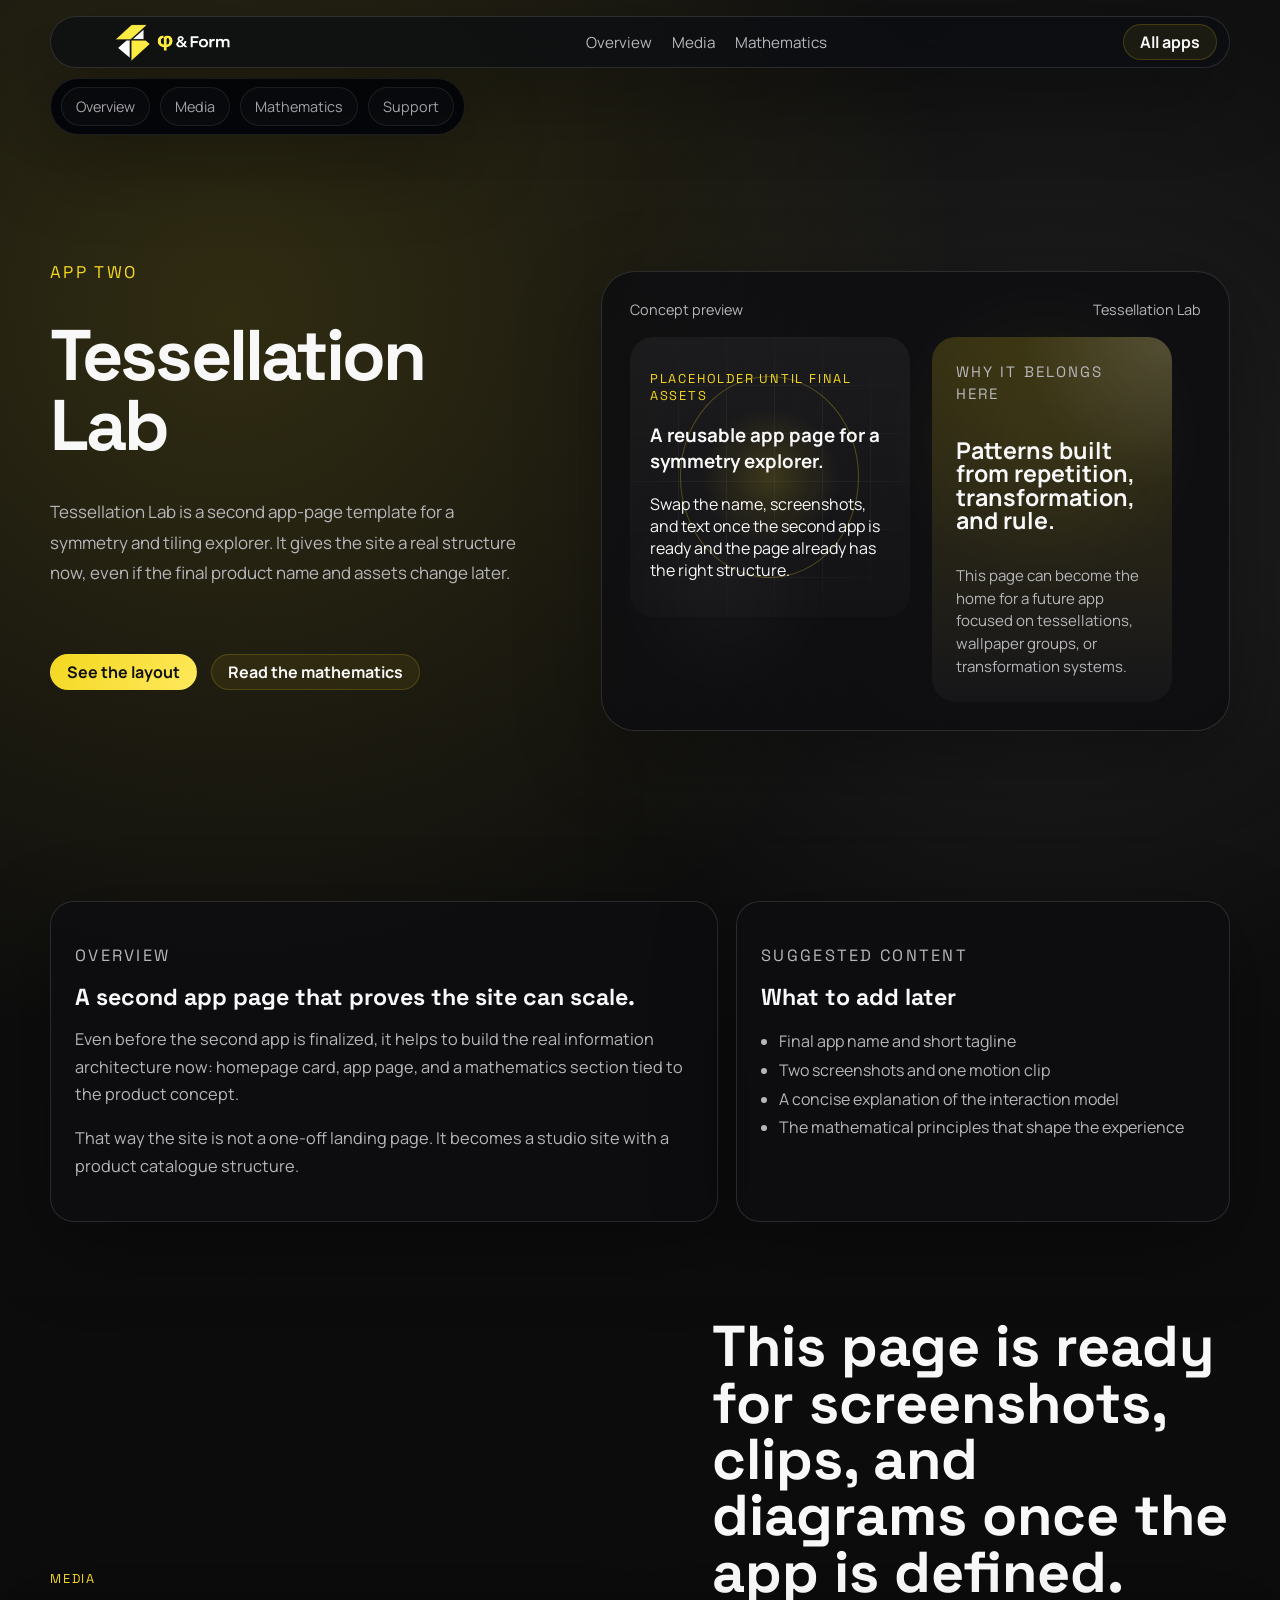
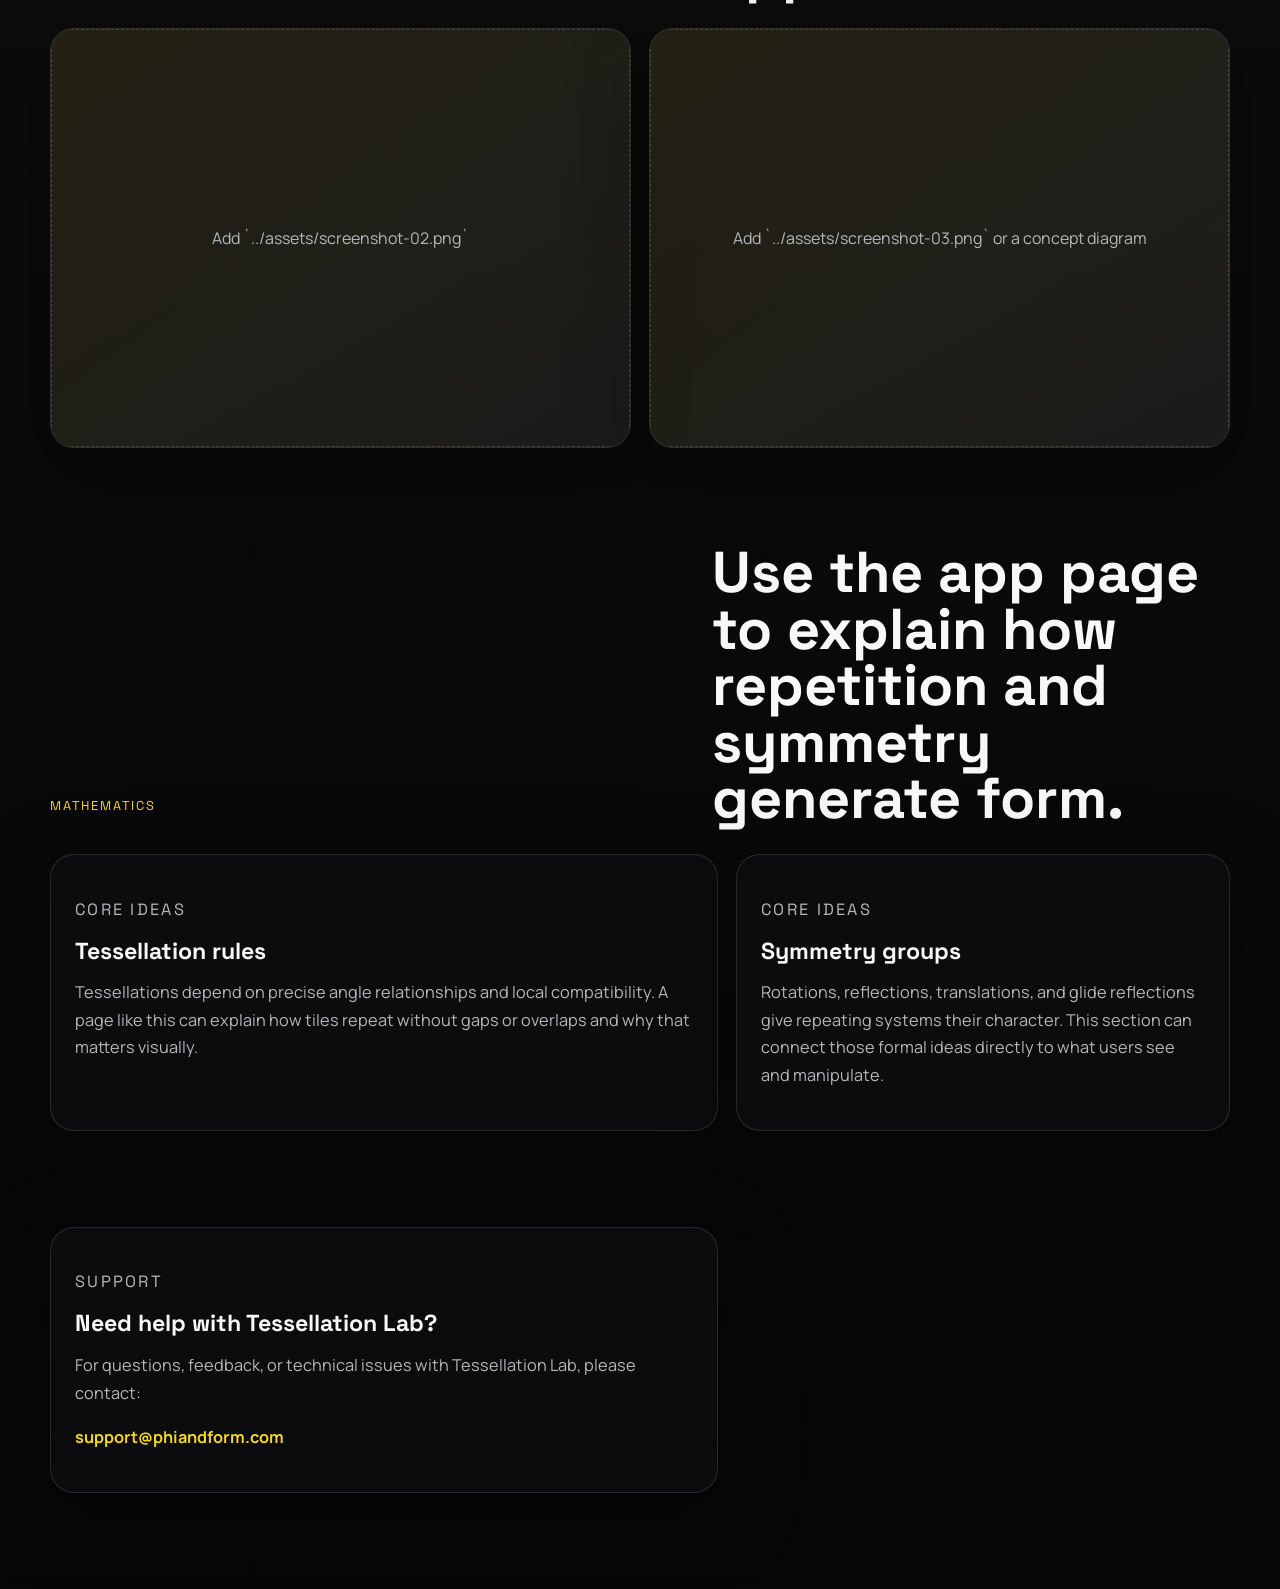
<file: apps/tessellation-lab.html>
<!DOCTYPE html>
<html lang="en">
  <head>
    <meta charset="UTF-8" />
    <meta name="viewport" content="width=device-width, initial-scale=1.0" />
    <title>Tessellation Lab | Phi &amp; Form</title>
    <meta
      name="description"
      content="Tessellation Lab is a Phi and Form app page template for exploring repeating systems, symmetry, and geometric transformations."
    />
    <link rel="preconnect" href="https://fonts.googleapis.com" />
    <link rel="preconnect" href="https://fonts.gstatic.com" crossorigin />
    <link
      href="https://fonts.googleapis.com/css2?family=Manrope:wght@400;500;600;700&amp;family=Noto+Sans+Math&amp;family=Space+Grotesk:wght@500;700&amp;display=swap"
      rel="stylesheet"
    />
    <link rel="icon" type="image/x-icon" href="../favicon.ico?v=4" />
    <link rel="icon" type="image/png" href="../assets/favicon.png?v=4" />
    <link rel="shortcut icon" href="../favicon.ico?v=4" />
    <link rel="stylesheet" href="../styles.css?v=20260528" />
  </head>
  <body>
    <div class="page-shell app-shell">
      <div id="page-top"></div>
      <header class="site-header">
        <a class="brand" href="../index.html" aria-label="Phi and Form home">
          <span class="brand-logo">
            <img src="../assets/logo.png?v=20260303" alt="Phi and Form logo" />
          </span>
          <span class="brand-fallback">Phi &amp; Form</span>
        </a>
        <nav class="site-nav" aria-label="Page navigation">
          <a href="#overview">Overview</a>
          <a href="#media">Media</a>
          <a href="#mathematics">Mathematics</a>
        </nav>
        <a class="button button-secondary" href="../apps.html">All apps</a>
      </header>

      <nav class="page-subnav" aria-label="Tessellation Lab sections">
        <a href="#overview">Overview</a>
        <a href="#media">Media</a>
        <a href="#mathematics">Mathematics</a>
        <a href="#support">Support</a>
      </nav>

      <main>
        <section class="section app-hero">
          <div class="app-hero-copy reveal">
            <p class="eyebrow">App two</p>
            <h1>Tessellation Lab</h1>
            <p class="app-summary">
              Tessellation Lab is a second app-page template for a symmetry and
              tiling explorer. It gives the site a real structure now, even if
              the final product name and assets change later.
            </p>
            <div class="hero-actions">
              <a class="button button-primary" href="#media">See the layout</a>
              <a class="button button-ghost" href="#mathematics">Read the mathematics</a>
            </div>
          </div>

          <div class="hero-stage reveal">
            <div class="orb orb-large"></div>
            <div class="orb orb-small"></div>
            <div class="stage-card">
              <div class="stage-topline">
                <span>Concept preview</span>
                <span>Tessellation Lab</span>
              </div>
              <div class="stage-grid">
                <div class="diagram-panel">
                  <div class="diagram-ring"></div>
                  <div class="diagram-grid"></div>
                  <div class="diagram-copy">
                    <p class="mini-label">Placeholder until final assets</p>
                    <h3>A reusable app page for a symmetry explorer.</h3>
                    <p>
                      Swap the name, screenshots, and text once the second app
                      is ready and the page already has the right structure.
                    </p>
                  </div>
                </div>
                <div class="stage-copy">
                  <p class="mini-label">Why it belongs here</p>
                  <h2>Patterns built from repetition, transformation, and rule.</h2>
                  <p>
                    This page can become the home for a future app focused on
                    tessellations, wallpaper groups, or transformation systems.
                  </p>
                </div>
              </div>
            </div>
          </div>
        </section>

        <section class="section" id="overview">
          <div class="detail-grid">
            <article class="detail-card reveal">
              <p class="mini-label">Overview</p>
              <h2>A second app page that proves the site can scale.</h2>
              <p>
                Even before the second app is finalized, it helps to build the
                real information architecture now: homepage card, app page, and
                a mathematics section tied to the product concept.
              </p>
              <p>
                That way the site is not a one-off landing page. It becomes a
                studio site with a product catalogue structure.
              </p>
            </article>
            <article class="detail-card reveal">
              <p class="mini-label">Suggested content</p>
              <h3>What to add later</h3>
              <ul class="bullet-list">
                <li>Final app name and short tagline</li>
                <li>Two screenshots and one motion clip</li>
                <li>A concise explanation of the interaction model</li>
                <li>The mathematical principles that shape the experience</li>
              </ul>
            </article>
          </div>
        </section>

        <section class="section" id="media">
          <div class="section-heading reveal">
            <p class="eyebrow">Media</p>
            <h2>This page is ready for screenshots, clips, and diagrams once the app is defined.</h2>
          </div>
          <div class="gallery-grid">
            <div class="gallery-panel media-slot reveal">
              <div class="media-placeholder">Add `../assets/screenshot-02.png`</div>
            </div>
            <div class="gallery-panel media-slot reveal">
              <div class="media-placeholder">Add `../assets/screenshot-03.png` or a concept diagram</div>
            </div>
          </div>
        </section>

        <section class="section" id="mathematics">
          <div class="section-heading reveal">
            <p class="eyebrow">Mathematics</p>
            <h2>Use the app page to explain how repetition and symmetry generate form.</h2>
          </div>
          <div class="detail-grid">
            <article class="detail-card reveal">
              <p class="mini-label">Core ideas</p>
              <h3>Tessellation rules</h3>
              <p>
                Tessellations depend on precise angle relationships and local
                compatibility. A page like this can explain how tiles repeat
                without gaps or overlaps and why that matters visually.
              </p>
            </article>
            <article class="detail-card reveal">
              <p class="mini-label">Core ideas</p>
              <h3>Symmetry groups</h3>
              <p>
                Rotations, reflections, translations, and glide reflections give
                repeating systems their character. This section can connect those
                formal ideas directly to what users see and manipulate.
              </p>
            </article>
          </div>
        </section>

        <section class="section" id="support">
          <div class="detail-grid">
            <article class="detail-card reveal">
              <p class="mini-label">Support</p>
              <h2>Need help with Tessellation Lab?</h2>
              <p>
                For questions, feedback, or technical issues with Tessellation
                Lab, please contact:
              </p>
              <p>
                <a class="text-link" href="mailto:support@phiandform.com">support@phiandform.com</a>
              </p>
            </article>
          </div>
        </section>
      </main>
    </div>

    <script src="../script.js?v=20260304"></script>
  </body>
</html>
</file>
<file: styles.css>
:root {
  --bg: #080808;
  --panel: rgba(14, 14, 17, 0.84);
  --panel-strong: rgba(18, 18, 22, 0.92);
  --panel-border: rgba(255, 255, 255, 0.12);
  --text: #f8f8f8;
  --muted: #b7b7bb;
  --accent: #f4d71f;
  --accent-soft: rgba(244, 215, 31, 0.16);
  --shadow: 0 24px 80px rgba(0, 0, 0, 0.35);
  --radius-xl: 34px;
  --radius-lg: 24px;
  --radius-md: 18px;
  --content-width: 1180px;
}

* {
  box-sizing: border-box;
}

[hidden] {
  display: none !important;
}

html {
  scroll-behavior: smooth;
}

body {
  margin: 0;
  min-width: 320px;
  color: var(--text);
  font-family: "Manrope", sans-serif;
  background:
    radial-gradient(circle at 18% 10%, rgba(244, 215, 31, 0.14), transparent 24%),
    radial-gradient(circle at 82% 16%, rgba(255, 255, 255, 0.08), transparent 18%),
    linear-gradient(180deg, #111111 0%, #060606 100%);
}

body::before {
  content: "";
  position: fixed;
  inset: 0;
  background:
    linear-gradient(90deg, rgba(255, 255, 255, 0.018), transparent 24%, rgba(255, 255, 255, 0.018) 48%, transparent 72%),
    linear-gradient(rgba(255, 255, 255, 0.028) 1px, transparent 1px),
    linear-gradient(90deg, rgba(255, 255, 255, 0.028) 1px, transparent 1px);
  background-size: auto, 72px 72px, 72px 72px;
  mask-image: radial-gradient(circle at center, black 52%, transparent 92%);
  opacity: 0.22;
  pointer-events: none;
}

a {
  color: inherit;
  text-decoration: none;
  cursor: pointer;
}

img,
video {
  display: block;
  width: 100%;
  height: 100%;
}

video {
  border: 0;
}

.page-shell {
  width: min(100%, calc(var(--content-width) + 64px));
  margin: 0 auto;
  padding: 16px 32px 48px;
}

.section {
  padding: 48px 0;
  scroll-margin-top: 130px;
}

.page-subnav + main .section {
  scroll-margin-top: 112px;
}

.page-subnav + main #studio.section,
.page-subnav + main #apps.section {
  padding-top: 12px;
}

.page-subnav + main #penrose.section,
.page-subnav + main #rhombus.section,
.page-subnav + main #spectre.section,
.page-subnav + main #mosaic.section {
  padding-top: 12px;
}

.site-header {
  position: sticky;
  top: 16px;
  z-index: 20;
  display: flex;
  align-items: center;
  justify-content: space-between;
  gap: 20px;
  margin: 0 0 10px;
  padding: 6px 12px 6px 8px;
  background: rgba(10, 13, 19, 0.72);
  border: 1px solid var(--panel-border);
  border-radius: 999px;
  backdrop-filter: blur(18px);
  box-shadow: var(--shadow);
}

.brand {
  display: inline-flex;
  align-items: center;
  gap: 0;
  font-family: "Space Grotesk", sans-serif;
  font-weight: 700;
}

.brand-logo {
  position: relative;
  display: inline-flex;
  align-items: center;
  justify-content: center;
  width: clamp(170px, 20vw, 230px);
  max-width: 100%;
  flex: 0 0 auto;
}

.brand-logo img {
  width: 100%;
  height: auto;
  max-height: 38px;
  object-fit: contain;
  opacity: 0;
  transition: opacity 180ms ease;
}

.brand-logo img.is-ready {
  opacity: 1;
}

.brand-fallback {
  color: var(--text);
  font-size: 1.05rem;
  letter-spacing: 0.04em;
}

.brand.has-logo .brand-fallback {
  display: none;
}

.site-nav {
  display: inline-flex;
  align-items: center;
  gap: 20px;
  color: var(--muted);
  font-size: 0.95rem;
}

.site-nav a:hover,
.site-nav a:focus-visible,
.text-link:hover,
.text-link:focus-visible {
  color: var(--text);
}

.page-subnav {
  display: inline-flex;
  align-items: center;
  gap: 10px;
  margin: 0 0 18px;
  padding: 8px 10px;
  position: sticky;
  top: 74px;
  z-index: 19;
  background: rgba(6, 7, 10, 0.985);
  border: 1px solid rgba(255, 255, 255, 0.1);
  border-radius: 999px;
  backdrop-filter: blur(20px);
  box-shadow: var(--shadow);
}

.page-subnav a {
  color: var(--muted);
  font-size: 0.9rem;
  padding: 9px 14px;
  border: 1px solid rgba(255, 255, 255, 0.09);
  border-radius: 999px;
  background: rgba(255, 255, 255, 0.025);
}

.page-subnav a:hover,
.page-subnav a:focus-visible {
  color: var(--text);
  border-color: rgba(244, 215, 31, 0.18);
  background: rgba(244, 215, 31, 0.07);
}

.page-subnav a[aria-current="page"] {
  color: var(--text);
  border-color: rgba(244, 215, 31, 0.24);
  background: rgba(244, 215, 31, 0.1);
}

.subnav-label-short {
  display: none;
}

.button {
  display: inline-flex;
  align-items: center;
  justify-content: center;
  min-height: 36px;
  padding: 0 16px;
  border-radius: 999px;
  border: 1px solid transparent;
  font-weight: 700;
  cursor: pointer;
  transition:
    transform 180ms ease,
    border-color 180ms ease,
    background-color 180ms ease;
}

.button:hover,
.button:focus-visible {
  transform: translateY(-1px);
}

.button:disabled,
.button[aria-disabled="true"] {
  cursor: default;
  transform: none;
  opacity: 0.72;
}

.button-primary {
  color: #111;
  background: linear-gradient(135deg, var(--accent) 0%, #ffe95d 100%);
}

.button-secondary,
.button-ghost {
  color: var(--text);
  border-color: rgba(244, 215, 31, 0.18);
  background: rgba(244, 215, 31, 0.07);
}

.text-link {
  color: var(--accent);
  font-weight: 700;
}

.origin-callout {
  border-left: 3px solid rgba(245, 196, 0, 0.5);
  padding: 14px 20px;
  margin: 32px 0 0;
  border-radius: 0 8px 8px 0;
  background: rgba(245, 196, 0, 0.05);
}

.origin-callout p {
  margin: 0;
  font-size: 0.88rem;
  opacity: 0.75;
  line-height: 1.55;
}

.origin-callout a {
  color: inherit;
  text-decoration: underline;
  text-underline-offset: 2px;
}

.eyebrow,
.mini-label,
.feature-index,
.metric-value {
  font-family: "Space Grotesk", sans-serif;
}

.eyebrow,
.mini-label {
  color: var(--accent);
  font-size: 0.8rem;
  letter-spacing: 0.14em;
  text-transform: uppercase;
}

.hero-home,
.app-hero {
  display: grid;
  grid-template-columns: minmax(0, 0.9fr) minmax(0, 1.1fr);
  gap: 36px;
  align-items: center;
  min-height: calc(100vh - 200px);
  padding-top: 12px;
}

.hero-copy h1,
.section-heading h2,
.about-copy h2,
.site-footer h2,
.app-hero-copy h1,
.detail-card h2,
.detail-card h3,
.story-card h3,
.app-copy h3,
.math-card h3 {
  margin: 0;
  font-family: "Space Grotesk", sans-serif;
  font-weight: 700;
  line-height: 0.98;
}

.hero-copy h1,
.app-hero-copy h1 {
  max-width: 10ch;
  font-size: clamp(2.7rem, 5.6vw, 4.5rem);
  letter-spacing: -0.04em;
}

.hero-text,
.story-card p,
.app-copy p,
.math-card p,
.about-copy p,
.site-footer p,
.detail-card p,
.stage-copy p {
  color: var(--muted);
  font-size: 1.02rem;
  line-height: 1.7;
}

.hero-text,
.app-hero-copy p {
  max-width: 30rem;
  font-size: 1.06rem;
}

.hero-actions,
.card-actions {
  display: flex;
  flex-wrap: wrap;
  gap: 14px;
}

.card-actions {
  align-items: center;
  row-gap: 12px;
}

.card-actions .button-secondary {
  border-color: rgba(244, 215, 31, 0.28);
  background: linear-gradient(180deg, rgba(244, 215, 31, 0.12), rgba(255, 255, 255, 0.03));
  box-shadow: inset 0 0 0 1px rgba(255, 255, 255, 0.04);
}

.hero-actions {
  margin: 28px 0 36px;
}

.hero-metrics,
.tag-list {
  display: grid;
  padding: 0;
  margin: 0;
  list-style: none;
}

.hero-metrics {
  grid-template-columns: repeat(3, minmax(0, 1fr));
  gap: 16px;
}

.hero-metrics li,
.story-card,
.app-card,
.math-card,
.about-panel,
.stage-card,
.detail-card,
.gallery-panel {
  background: var(--panel);
  border: 1px solid var(--panel-border);
  box-shadow: var(--shadow);
}

.hero-metrics li {
  display: flex;
  flex-direction: column;
  align-items: flex-start;
  padding: 18px;
  border-radius: var(--radius-md);
}

.metric-value,
.feature-index {
  color: var(--accent);
  font-size: 1.4rem;
}

.metric-value {
  display: block;
  margin-bottom: 10px;
}

.metric-icon {
  display: flex;
  width: 2rem;
  height: 2rem;
  align-items: center;
  justify-content: center;
  margin-bottom: 14px;
}

.metric-icon svg {
  width: 100%;
  height: 100%;
}

.metric-label {
  display: block;
  color: var(--muted);
  line-height: 1.5;
}

.hero-stage {
  position: relative;
  min-height: 0;
  padding: 32px 0 0;
}

.hero-stage-label {
  margin: 0 0 14px;
}

.orb {
  position: absolute;
  border-radius: 50%;
  filter: blur(10px);
}

.orb-large {
  top: 8%;
  right: 4%;
  width: 320px;
  height: 320px;
  background: radial-gradient(circle, rgba(244, 215, 31, 0.34) 0%, transparent 72%);
}

.orb-small {
  bottom: 6%;
  left: 2%;
  width: 220px;
  height: 220px;
  background: radial-gradient(circle, rgba(255, 255, 255, 0.18) 0%, transparent 72%);
}

.stage-card {
  position: relative;
  padding: 28px;
  border-radius: var(--radius-xl);
  overflow: hidden;
}

.stage-topline,
.detail-topline {
  display: flex;
  justify-content: space-between;
  gap: 16px;
  margin-bottom: 18px;
  color: var(--muted);
  font-size: 0.9rem;
}

.stage-grid {
  display: grid;
  grid-template-columns: minmax(280px, 0.9fr) minmax(240px, 0.56fr);
  gap: 22px;
  align-items: start;
}

.stage-media,
.diagram-panel,
.media-slot,
.video-frame,
.gallery-panel {
  position: relative;
  overflow: hidden;
  border-radius: var(--radius-lg);
  background: rgba(255, 255, 255, 0.03);
}

.stage-media {
  min-height: 0;
  width: 100%;
  max-width: 420px;
  justify-self: start;
  aspect-ratio: 9 / 16;
  display: grid;
  place-items: center;
}

.stage-media video,
.video-frame video,
.gallery-panel video {
  object-fit: contain;
  object-position: center top;
  background: #050505;
}

.stage-copy,
.story-card,
.app-copy,
.math-card,
.detail-card {
  padding: 24px;
  border-radius: var(--radius-lg);
}

.stage-copy {
  display: flex;
  flex-direction: column;
  justify-content: flex-start;
  gap: 14px;
  align-self: start;
  justify-self: end;
  min-width: 0;
  max-width: 308px;
  margin: 0;
  background:
    radial-gradient(circle at top right, rgba(255, 255, 255, 0.14), transparent 34%),
    linear-gradient(180deg, rgba(244, 215, 31, 0.18), rgba(255, 255, 255, 0.03));
}

.stage-copy h2,
.detail-card h2 {
  font-size: clamp(1.45rem, 1.8vw, 1.75rem);
  line-height: 1;
}

.stage-copy p {
  max-width: 16rem;
  margin: 0;
  font-size: 0.94rem;
  line-height: 1.5;
}

.stage-support {
  display: grid;
  gap: 6px;
  margin: 0;
  padding: 0;
  list-style: none;
  color: var(--muted);
  font-size: 0.9rem;
  line-height: 1.35;
}

.stage-support li {
  margin: 0;
}

.stage-actions {
  display: flex;
  flex-direction: column;
  align-items: center;
  width: 100%;
  gap: 10px;
}

.stage-button {
  width: 120px;
  min-width: 120px;
  font-size: 0.9rem;
  white-space: nowrap;
}

.app-store-badge {
  display: inline-flex;
  align-items: center;
  justify-content: center;
  min-height: 44px;
  padding: 0 18px;
  border-radius: 999px;
  border: 1px solid var(--panel-border);
  background: rgba(255, 255, 255, 0.03);
  text-decoration: none;
}

.app-store-badge[aria-disabled="true"] {
  pointer-events: none;
}

.app-store-badge img {
  display: none;
  height: 40px;
  width: auto;
}

.app-store-badge.has-badge {
  padding: 0;
  min-height: auto;
  border: 0;
  background: transparent;
}

.app-store-badge.has-badge img {
  display: block;
}

.app-store-badge.has-badge .app-store-badge-fallback {
  display: none;
}

.app-store-badge-fallback {
  color: var(--text);
  font-weight: 700;
}

.section-heading {
  display: flex;
  justify-content: space-between;
  align-items: end;
  gap: 24px;
  margin-bottom: 28px;
}

.back-to-top {
  color: var(--muted);
  font-size: 0.88rem;
  letter-spacing: 0.02em;
  text-transform: none;
}

.back-to-top:hover,
.back-to-top:focus-visible {
  color: var(--text);
}

.section-heading h2,
.about-copy h2,
.site-footer h2 {
  max-width: 14ch;
  font-size: clamp(2.2rem, 4.5vw, 4rem);
}

.story-grid,
.app-grid,
.math-grid,
.detail-grid,
.gallery-grid {
  display: grid;
  gap: 18px;
}

.story-grid,
.math-grid {
  grid-template-columns: repeat(3, minmax(0, 1fr));
}

.app-grid {
  grid-template-columns: repeat(2, minmax(0, 1fr));
  align-items: start;
}

.app-card {
  display: grid;
  grid-template-columns: 1fr;
  gap: 16px;
  padding: 20px;
  border-radius: var(--radius-xl);
  align-items: start;
  align-content: start;
}

.app-media,
.app-copy {
  min-width: 0;
}

.app-copy {
  display: flex;
  flex-direction: column;
  justify-content: flex-start;
  gap: 10px;
  align-self: start;
  justify-self: stretch;
  min-width: 0;
  max-width: none;
  padding: 18px 18px 16px;
  border-radius: var(--radius-lg);
  background:
    radial-gradient(circle at top right, rgba(255, 255, 255, 0.14), transparent 34%),
    linear-gradient(180deg, rgba(244, 215, 31, 0.18), rgba(255, 255, 255, 0.03));
}

.tag-list {
  display: grid;
  gap: 6px;
  margin: 4px 0 0;
}

.tag-list li {
  padding: 0;
  color: var(--muted);
  font-size: 0.9rem;
  border: 0;
  border-radius: 0;
  background: none;
  text-align: left;
  white-space: normal;
}

.media-slot {
  display: grid;
  place-items: center;
  min-height: 220px;
}

.media-slot-tall {
  min-height: 200px;
}

.media-slot img {
  object-fit: contain;
  object-position: center top;
  background: transparent;
}

.media-placeholder,
.video-fallback {
  position: absolute;
  inset: 0;
  display: grid;
  place-items: center;
  padding: 18px;
  color: var(--muted);
  text-align: center;
  border: 1px dashed rgba(255, 255, 255, 0.16);
  background:
    linear-gradient(145deg, rgba(244, 215, 31, 0.08), rgba(255, 255, 255, 0.04));
}

.diagram-panel {
  min-height: 200px;
  padding: 20px;
  display: flex;
  align-items: end;
  background:
    radial-gradient(circle at center, rgba(244, 215, 31, 0.16), transparent 35%),
    linear-gradient(180deg, rgba(255, 255, 255, 0.05), rgba(255, 255, 255, 0.02));
}

.diagram-ring {
  position: absolute;
  inset: 14% 18%;
  border: 1px solid rgba(244, 215, 31, 0.28);
  border-radius: 50%;
}

.diagram-grid {
  position: absolute;
  inset: 0;
  background-image:
    linear-gradient(rgba(255, 255, 255, 0.045) 1px, transparent 1px),
    linear-gradient(90deg, rgba(255, 255, 255, 0.045) 1px, transparent 1px);
  background-size: 48px 48px;
  mask-image: radial-gradient(circle at center, black 45%, transparent 85%);
}

.diagram-copy {
  position: relative;
  z-index: 1;
  max-width: 22rem;
}

.app-card .app-media {
  width: 100%;
}

.app-card .media-slot,
.app-card .diagram-panel {
  width: 100%;
  min-height: 0;
  max-width: 280px;
  margin: 0 auto;
  justify-self: center;
  aspect-ratio: 1 / 1;
  background: #050505;
}

.app-card .button {
  min-width: 132px;
}

.app-card .app-copy h3 {
  font-size: clamp(1.34rem, 1.45vw, 1.72rem);
  line-height: 0.98;
}

.app-card .app-copy p {
  margin: 0;
}

.app-card .card-actions {
  margin-top: 2px;
}

.card-download {
  margin-top: 10px;
}

/* Feature card two-column layout */
.app-card-feature {
  grid-column: 1 / -1;
  grid-template-columns: 1fr 1fr;
  padding: 0;
  gap: 0;
  align-items: start;
}

.app-card-feature .app-card-main {
  display: flex;
  flex-direction: column;
  gap: 16px;
  padding: 20px;
}

.app-card-side {
  display: flex;
  flex-direction: column;
  gap: 20px;
  padding: 20px 20px 20px 24px;
  border-left: 1px solid rgba(255, 255, 255, 0.06);
}

.app-side-media {
  display: flex;
  justify-content: center;
}

.app-side-media video {
  max-width: 100%;
  max-height: 460px;
  border-radius: 12px;
  display: block;
  background: #050505;
}

.app-side-copy .mini-label {
  margin-bottom: 10px;
}

.app-side-copy p {
  margin: 0;
  opacity: 0.72;
  line-height: 1.6;
}

.card-download {
  margin-top: 0;
  align-self: flex-start;
}

.card-actions .app-store-badge {
  min-height: 42px;
}

.card-actions .app-store-badge.has-badge img {
  height: 42px;
}

.math-card,
.story-card {
  min-height: 100%;
}

.story-card {
  padding-top: 20px;
  padding-bottom: 20px;
}

.story-card-hero {
  grid-column: 1 / -1;
  display: grid;
  gap: 16px;
  align-items: start;
  padding: 0;
  border: 0;
  border-radius: 0;
  background: none;
  box-shadow: none;
}

.story-card-hero h3 {
  max-width: 16ch;
  font-size: clamp(2.2rem, 5vw, 4.4rem);
  line-height: 0.96;
}

.story-card-hero p:last-child {
  max-width: 56rem;
  font-size: 1.04rem;
  line-height: 1.7;
}

.about-panel {
  display: grid;
  grid-template-columns: minmax(0, 1.2fr) minmax(0, 0.8fr);
  gap: 18px;
  padding: 24px;
  border-radius: var(--radius-xl);
}

.about-note {
  padding: 24px;
  border-radius: var(--radius-lg);
  background: linear-gradient(180deg, rgba(244, 215, 31, 0.08), rgba(255, 255, 255, 0.03));
}

.about-note ul {
  margin: 18px 0 0;
  padding-left: 18px;
  color: var(--muted);
  line-height: 1.8;
}

.site-footer {
  display: flex;
  align-items: center;
  justify-content: space-between;
  gap: 24px;
  margin: 40px 0 0;
  padding: 22px 0 8px;
  border-top: 1px solid rgba(255, 255, 255, 0.08);
}

.footer-copy {
  margin: 0;
  font-size: 0.94rem;
}

.footer-sep {
  display: inline-block;
  margin: 0 8px;
  color: rgba(255, 255, 255, 0.24);
}

.footer-link {
  color: var(--muted);
}

.footer-link:hover,
.footer-link:focus-visible {
  color: var(--text);
}

.footer-socials {
  display: flex;
  align-items: center;
  gap: 10px;
}

.footer-social-link {
  display: inline-flex;
  align-items: center;
  justify-content: center;
  width: 42px;
  height: 42px;
  color: var(--text);
  border: 1px solid rgba(255, 255, 255, 0.1);
  border-radius: 999px;
  background: rgba(255, 255, 255, 0.03);
}

.footer-social-link svg {
  width: 19px;
  height: 19px;
}

.app-hero-copy {
  display: flex;
  flex-direction: column;
  gap: 20px;
}

.math-hero-figure {
  margin: 0;
  display: grid;
  gap: 12px;
}

.math-hero-caption {
  color: var(--muted);
  font-size: 0.98rem;
  line-height: 1.6;
}

.math-hero-figure .media-slot img {
  object-fit: cover;
  object-position: center 35%;
}

.app-summary {
  max-width: 38rem;
  color: var(--muted);
  font-size: 1.08rem;
  line-height: 1.8;
}

.app-hero-simple {
  grid-template-columns: minmax(0, 1.04fr) minmax(280px, 0.96fr);
  gap: 26px;
  min-height: auto;
  padding-top: 8px;
  align-items: start;
}

.app-hero-simple .app-hero-copy {
  max-width: 44rem;
}

.app-choice {
  align-self: start;
  padding-top: 4px;
}

.app-choice .section-heading {
  margin-bottom: 14px;
}

.app-choice-grid {
  display: grid;
  grid-template-columns: 1fr;
  gap: 12px;
}

.app-choice-card {
  display: grid;
  grid-template-columns: 124px minmax(0, 1fr);
  gap: 16px;
  align-items: center;
  padding: 16px;
  border-radius: var(--radius-lg);
  background: var(--panel);
  border: 1px solid rgba(255, 255, 255, 0.09);
  box-shadow: var(--shadow);
}

.app-choice-media {
  min-height: 0;
  width: 124px;
  height: 124px;
  border-radius: 18px;
  overflow: hidden;
  background: #050505;
}

.app-choice-media img {
  width: 100%;
  height: 100%;
  object-fit: cover;
}

.app-choice-copy h2 {
  margin: 0;
  font-family: "Space Grotesk", sans-serif;
  font-size: clamp(1.32rem, 1.8vw, 1.62rem);
  line-height: 1.04;
}

.app-choice-copy p {
  margin: 8px 0 0;
  color: var(--muted);
  font-size: 1rem;
  line-height: 1.6;
}

.app-choice-copy .text-link {
  display: inline-block;
  margin-top: 8px;
}

.detail-grid {
  grid-template-columns: minmax(0, 1.15fr) minmax(0, 0.85fr);
}

.detail-card {
  min-height: 100%;
}

.detail-card h3 {
  font-size: 1.45rem;
}

.gallery-grid {
  grid-template-columns: repeat(2, minmax(0, 1fr));
}

.gallery-panel {
  min-height: 320px;
  padding: 0;
}

.gallery-panel.media-slot {
  min-height: 420px;
}

.visual-guide-card .gallery-panel.media-slot {
  min-height: 0;
  width: min(100%, 420px);
  aspect-ratio: 4 / 3;
  margin: 2px auto 0;
}

.visual-guide-card .gallery-panel.media-slot img {
  width: 100%;
  height: 100%;
  object-fit: contain;
  object-position: center;
}

.visual-guide-card-rhombus .gallery-panel.media-slot {
  aspect-ratio: 1 / 1;
  background: #080808;
}

.visual-guide-card-rhombus .gallery-panel.media-slot img {
  object-fit: contain;
  object-position: center;
}

.visual-guide-card-penrose .gallery-panel.media-slot {
  aspect-ratio: 5 / 4;
  background: #080808;
}

.visual-guide-card-penrose .gallery-panel.media-slot img {
  object-fit: contain;
  object-position: center;
}

.visual-guide-card-spectre .gallery-panel.media-slot {
  aspect-ratio: 4 / 3;
  background: #080808;
}

.visual-guide-card-spectre .gallery-panel.media-slot img {
  object-fit: cover;
  object-position: center;
}

.visual-guide-card-mosaic .gallery-panel.media-slot {
  aspect-ratio: 3 / 4;
  width: min(100%, 315px);
  background: #080808;
}

.visual-guide-card-mosaic .gallery-panel.media-slot img {
  object-fit: contain;
  object-position: center;
}

/* Mathematics page hero — no full-viewport min-height */
.page-math .app-hero {
  min-height: auto;
  align-items: start;
  padding-top: 8px;
  padding-bottom: 0;
}


.penrose-feature-grid {
  display: grid;
  grid-template-columns: repeat(2, minmax(0, 1fr));
  gap: 18px;
}

.penrose-feature-card {
  min-height: 100%;
}

.feature-icon-wrap {
  display: inline-flex;
  align-items: center;
  justify-content: center;
  width: 52px;
  height: 52px;
  margin-bottom: 12px;
  color: var(--accent);
  border: 1px solid rgba(244, 215, 31, 0.24);
  border-radius: 12px;
  background: rgba(244, 215, 31, 0.08);
}

.feature-icon-wrap svg {
  width: 34px;
  height: 34px;
}

.page-penrose .app-hero .hero-stage,
.page-rhombi .app-hero .hero-stage {
  padding-top: 0;
  min-height: 0;
  align-self: center;
  margin-top: 0;
  display: flex;
  justify-content: center;
  justify-self: stretch;
}

.page-phi .app-hero .hero-stage {
  padding-top: 0;
  min-height: 0;
  align-self: center;
  margin-top: 0;
  display: flex;
  justify-content: center;
  justify-self: stretch;
}

.page-penrose .app-hero,
.page-rhombi .app-hero,
.page-phi .app-hero {
  align-items: center;
}

.page-penrose .app-hero .stage-card-single,
.page-rhombi .app-hero .stage-card-single,
.page-phi .app-hero .stage-card-single {
  padding: 0;
  display: flex;
  justify-content: center;
  background: transparent;
  border: 0;
  box-shadow: none;
}

.page-penrose .app-hero .penrose-hero-media,
.page-rhombi .app-hero .rhombi-hero-media,
.page-phi .app-hero .phi-hero-media {
  width: clamp(300px, 28vw, 440px);
  max-width: 440px;
  aspect-ratio: 1 / 1;
  min-height: 0;
  padding: 8px;
  background: #050505;
}

.page-penrose .app-hero .penrose-hero-media video,
.page-penrose .app-hero .penrose-hero-media img,
.page-rhombi .app-hero .rhombi-hero-media video,
.page-rhombi .app-hero .rhombi-hero-media img,
.page-phi .app-hero .phi-hero-media video,
.page-phi .app-hero .phi-hero-media img {
  width: 100%;
  height: 100%;
  object-fit: contain;
  object-position: center center;
  border-radius: calc(var(--radius-lg) - 8px);
}

.page-penrose #gallery .gallery-panel.media-slot {
  min-height: 0 !important;
}

.page-rhombi #gallery .gallery-panel.media-slot,
.page-phi #gallery .gallery-panel.media-slot {
  min-height: 0 !important;
}

.page-penrose #overview.section {
  min-height: auto;
  align-items: start;
  padding-top: 10px;
  padding-bottom: 6px;
}

.page-rhombi #overview.section,
.page-phi #overview.section {
  min-height: auto;
  align-items: start;
  padding-top: 10px;
  padding-bottom: 6px;
}

.page-penrose #gallery.section {
  padding-top: 6px;
}

.page-penrose #gallery .gallery-rail {
  display: flex;
  flex-wrap: nowrap;
  gap: 14px;
  overflow-x: auto;
  overflow-y: hidden;
  padding: 2px 2px 10px;
  scroll-snap-type: x proximity;
  -webkit-overflow-scrolling: touch;
}

.page-penrose #gallery .gallery-rail::-webkit-scrollbar {
  height: 8px;
}

.page-penrose #gallery .gallery-rail::-webkit-scrollbar-thumb {
  background: rgba(255, 255, 255, 0.2);
  border-radius: 999px;
}

.page-penrose #gallery .gallery-rail .gallery-panel,
.page-penrose #gallery .gallery-rail .gallery-panel.media-slot {
  flex: 0 0 164px !important;
  width: 164px !important;
  max-width: 164px !important;
  aspect-ratio: 1170 / 2532 !important;
  min-height: 0 !important;
  scroll-snap-align: start;
}

.page-penrose #gallery .gallery-panel video,
.page-penrose #gallery .gallery-panel img {
  width: 100%;
  height: 100%;
  object-fit: contain;
}

.page-rhombi #gallery.section {
  padding-top: 6px;
}

.page-rhombi #gallery .gallery-rail {
  display: flex;
  gap: 14px;
  overflow-x: auto;
  padding: 2px 2px 10px;
  scroll-snap-type: x proximity;
  -webkit-overflow-scrolling: touch;
}

.page-rhombi #gallery .gallery-rail::-webkit-scrollbar {
  height: 8px;
}

.page-rhombi #gallery .gallery-rail::-webkit-scrollbar-thumb {
  background: rgba(255, 255, 255, 0.2);
  border-radius: 999px;
}

.page-rhombi #gallery .gallery-rail .gallery-panel {
  flex: 0 0 164px !important;
  width: 164px !important;
  max-width: 164px !important;
  aspect-ratio: 1170 / 2532 !important;
  min-height: 0 !important;
  scroll-snap-align: start;
}

.page-rhombi #gallery .gallery-panel video,
.page-rhombi #gallery .gallery-panel img {
  width: 100%;
  height: 100%;
  object-fit: contain;
}

.page-penrose #features.section,
.page-penrose #support.section,
.page-rhombi #features.section,
.page-rhombi #support.section {
  padding-top: 6px;
}

.bullet-list {
  margin: 18px 0 0;
  padding-left: 18px;
  color: var(--muted);
  line-height: 1.8;
}

.legal-main {
  max-width: 860px;
  margin: 0 auto;
  padding: 28px 0 16px;
}

.legal-doc {
  padding: 0;
  background: none;
  border: 0;
  border-radius: 0;
  box-shadow: none;
}

.legal-doc h1 {
  margin: 0;
  font-size: clamp(2.1rem, 4.2vw, 3rem);
  line-height: 1.02;
}

.legal-meta {
  margin: 10px 0 28px;
  color: rgba(255, 255, 255, 0.7);
  font-size: 0.95rem;
  letter-spacing: 0.02em;
}

.legal-doc h2 {
  margin: 34px 0 12px;
  font-size: 1.04rem;
  line-height: 1.4;
  letter-spacing: 0.04em;
}

.legal-doc p,
.legal-doc li {
  max-width: 72ch;
  margin: 0 0 14px;
  color: rgba(255, 255, 255, 0.84);
  font-size: 1rem;
  line-height: 1.82;
}

.legal-doc .bullet-list {
  margin-top: 10px;
  padding-left: 22px;
}

.legal-doc .bullet-list li {
  margin-bottom: 8px;
}

.legal-doc .text-link {
  color: var(--text);
  text-decoration: underline;
  text-decoration-color: rgba(255, 255, 255, 0.34);
  text-underline-offset: 0.18em;
}

.reveal {
  opacity: 0;
  transform: translateY(24px);
  transition:
    opacity 500ms ease,
    transform 500ms ease;
}

.reveal.is-visible {
  opacity: 1;
  transform: translateY(0);
}

@media (max-width: 1080px) {
  .hero-home,
  .app-hero,
  .story-grid,
  .penrose-feature-grid,
  .app-grid,
  .math-grid,
  .about-panel,
  .detail-grid,
  .gallery-grid,
  .section-heading,
  .site-footer {
    grid-template-columns: 1fr;
  }

  .hero-home,
  .app-hero {
    min-height: auto;
  }

  .page-penrose #gallery .gallery-rail .gallery-panel,
  .page-penrose #gallery .gallery-rail .gallery-panel.media-slot {
    flex-basis: 152px !important;
    width: 152px !important;
    max-width: 152px !important;
    min-height: 0 !important;
  }

  .page-penrose .app-hero .hero-stage {
    margin-top: 0;
    justify-content: center;
    justify-self: stretch;
  }

  .page-penrose .app-hero .stage-card-single {
    justify-content: center;
  }

  .app-hero-simple {
    gap: 18px;
  }

  .hero-stage {
    padding: 24px 0 0;
  }

  .stage-card {
    inset: auto;
  }

  .app-card,
  .app-card-feature,
  .stage-grid {
    grid-template-columns: 1fr;
  }

  .app-card-side {
    border-left: none;
    border-top: 1px solid rgba(255, 255, 255, 0.06);
    padding: 24px 20px 20px;
  }

  .stage-media {
    max-width: min(420px, 100%);
    max-height: 420px;
    overflow: hidden;
    justify-self: center;
    width: 100%;
  }

  .stage-copy {
    justify-self: stretch;
    max-width: 100%;
  }

  .hero-metrics,
  .tag-list {
    grid-template-columns: 1fr;
  }

  .section-heading,
  .site-footer {
    display: grid;
  }
}

@media (max-width: 760px) {
  .section {
    scroll-margin-top: 176px;
  }

  .page-subnav + main .section {
    scroll-margin-top: 148px;
  }

  /* App pages have two stacked sticky bars on mobile (header + page subnav).
     Increase anchor offset so section titles never land underneath them. */
  .page-penrose .section,
  .page-rhombi .section {
    scroll-margin-top: 272px;
  }

  /* Overview page subsection anchors need the same clearance on mobile. */
  main #studio.section,
  main #apps.section {
    scroll-margin-top: 228px;
  }

  main #penrose.section,
  main #rhombus.section,
  main #spectre.section,
  main #mosaic.section {
    scroll-margin-top: 228px;
  }

  .page-shell {
    padding: 16px 16px 40px;
  }

  .site-header {
    position: sticky;
    top: calc(env(safe-area-inset-top, 0px) + 8px);
    z-index: 24;
    display: flex;
    flex-direction: column;
    align-items: stretch;
    border-radius: 24px;
    gap: 10px;
    margin: 8px 0 8px;
    padding: 10px 12px;
  }

  .brand {
    width: 100%;
    justify-content: center;
    min-width: 0;
  }

  .brand-logo {
    width: min(200px, 100%);
  }

  .site-nav {
    width: 100%;
    display: flex;
    align-items: center;
    justify-content: space-between;
    gap: 6px;
    padding: 4px;
    border: 1px solid rgba(255, 255, 255, 0.08);
    border-radius: 999px;
    background: rgba(255, 255, 255, 0.03);
    font-size: 0.82rem;
  }

  .site-nav a {
    flex: 1 1 0;
    min-width: 0;
    padding: 8px 6px;
    text-align: center;
    border-radius: 999px;
    white-space: nowrap;
  }

  .site-header > .button {
    display: none;
  }

  .page-subnav {
    position: sticky;
    top: calc(env(safe-area-inset-top, 0px) + 132px);
    z-index: 23;
    display: inline-flex;
    flex-wrap: wrap;
    gap: 8px;
    margin-top: 0;
    margin-bottom: 10px;
    padding: 6px 8px;
    width: fit-content;
    max-width: 100%;
    background: rgba(6, 7, 10, 0.985);
    border: 1px solid rgba(255, 255, 255, 0.1);
    border-radius: 999px;
    box-shadow: var(--shadow);
  }

  .page-subnav a {
    flex: 0 0 auto;
    font-size: 0.84rem;
    padding: 10px 14px;
  }

  .page-penrose #gallery .gallery-rail {
    gap: 12px;
    padding-bottom: 8px;
  }

  .page-penrose #gallery .gallery-rail .gallery-panel,
  .page-penrose #gallery .gallery-rail .gallery-panel.media-slot {
    flex-basis: 146px !important;
    width: 146px !important;
    max-width: 146px !important;
    min-height: 0 !important;
  }

  .subnav-label-full {
    display: none;
  }

  .subnav-label-short {
    display: inline;
  }

  .back-to-top {
    display: none;
  }

  .site-footer {
    justify-items: center;
    text-align: center;
    gap: 14px;
    margin-top: 32px;
  }

  .legal-main {
    padding-top: 8px;
  }

  .legal-doc h1 {
    font-size: clamp(1.9rem, 9vw, 2.5rem);
  }

  .legal-doc p,
  .legal-doc li {
    font-size: 0.98rem;
    line-height: 1.76;
  }

  .hero-copy h1,
  .app-hero-copy h1 {
    max-width: 11ch;
    font-size: clamp(2.7rem, 12vw, 4rem);
  }

  .hero-stage {
    padding-top: 16px;
  }

  .hero-stage-label {
    margin-bottom: 12px;
    padding-left: 2px;
  }

  .app-card,
  .story-card,
  .math-card,
  .detail-card,
  .about-panel,
  .about-note,
  .stage-copy {
    padding: 20px;
  }

  .story-card {
    min-height: auto;
  }

  .story-grid {
    gap: 10px;
  }

  .media-slot-tall,
  .gallery-panel.media-slot {
    min-height: 320px;
  }

  .visual-guide-card .gallery-panel.media-slot {
    min-height: 0;
    width: min(100%, 340px);
    aspect-ratio: 4 / 3;
  }

  .visual-guide-card-rhombus .gallery-panel.media-slot {
    aspect-ratio: 1 / 1;
  }

  .visual-guide-card-penrose .gallery-panel.media-slot {
    aspect-ratio: 5 / 4;
  }

  .visual-guide-card-spectre .gallery-panel.media-slot {
    aspect-ratio: 4 / 3;
  }

  .visual-guide-card-mosaic .gallery-panel.media-slot {
    aspect-ratio: 3 / 4;
  }

  .app-choice-card {
    grid-template-columns: 100px minmax(0, 1fr);
    gap: 14px;
    padding: 14px;
  }

  .app-choice-media {
    width: 100px;
    height: 100px;
    border-radius: 16px;
  }

  .app-choice-copy h2 {
    font-size: 1.24rem;
  }

  .app-choice-copy p {
    font-size: 0.97rem;
    line-height: 1.55;
  }

  .hero-metrics {
    gap: 12px;
  }

  .hero-metrics li {
    flex-direction: row;
    align-items: center;
    gap: 14px;
    padding: 16px 18px;
  }

  .metric-value {
    margin-bottom: 0;
    flex: 0 0 auto;
  }

  .metric-icon {
    width: 1.5rem;
    height: 1.5rem;
    margin-bottom: 0;
  }

  .metric-label {
    font-size: 0.98rem;
    line-height: 1.35;
  }
}
</file>
